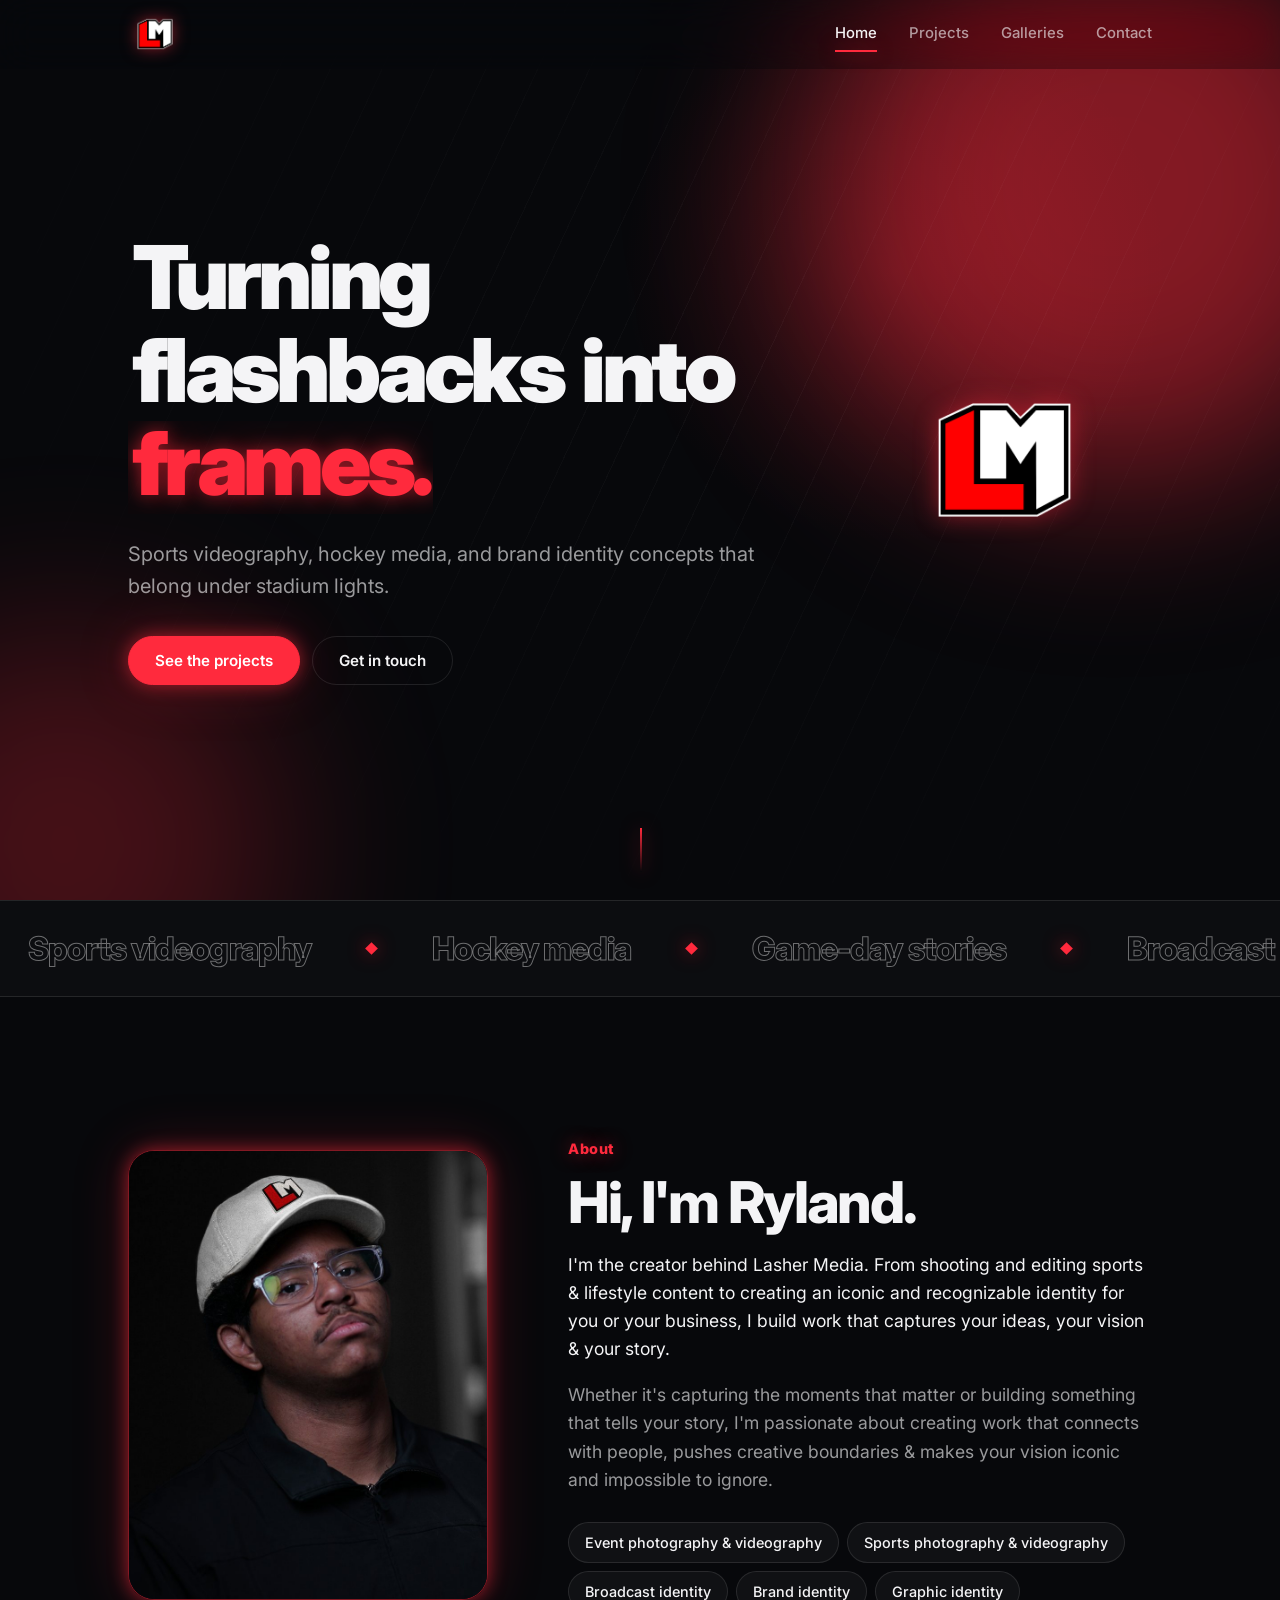
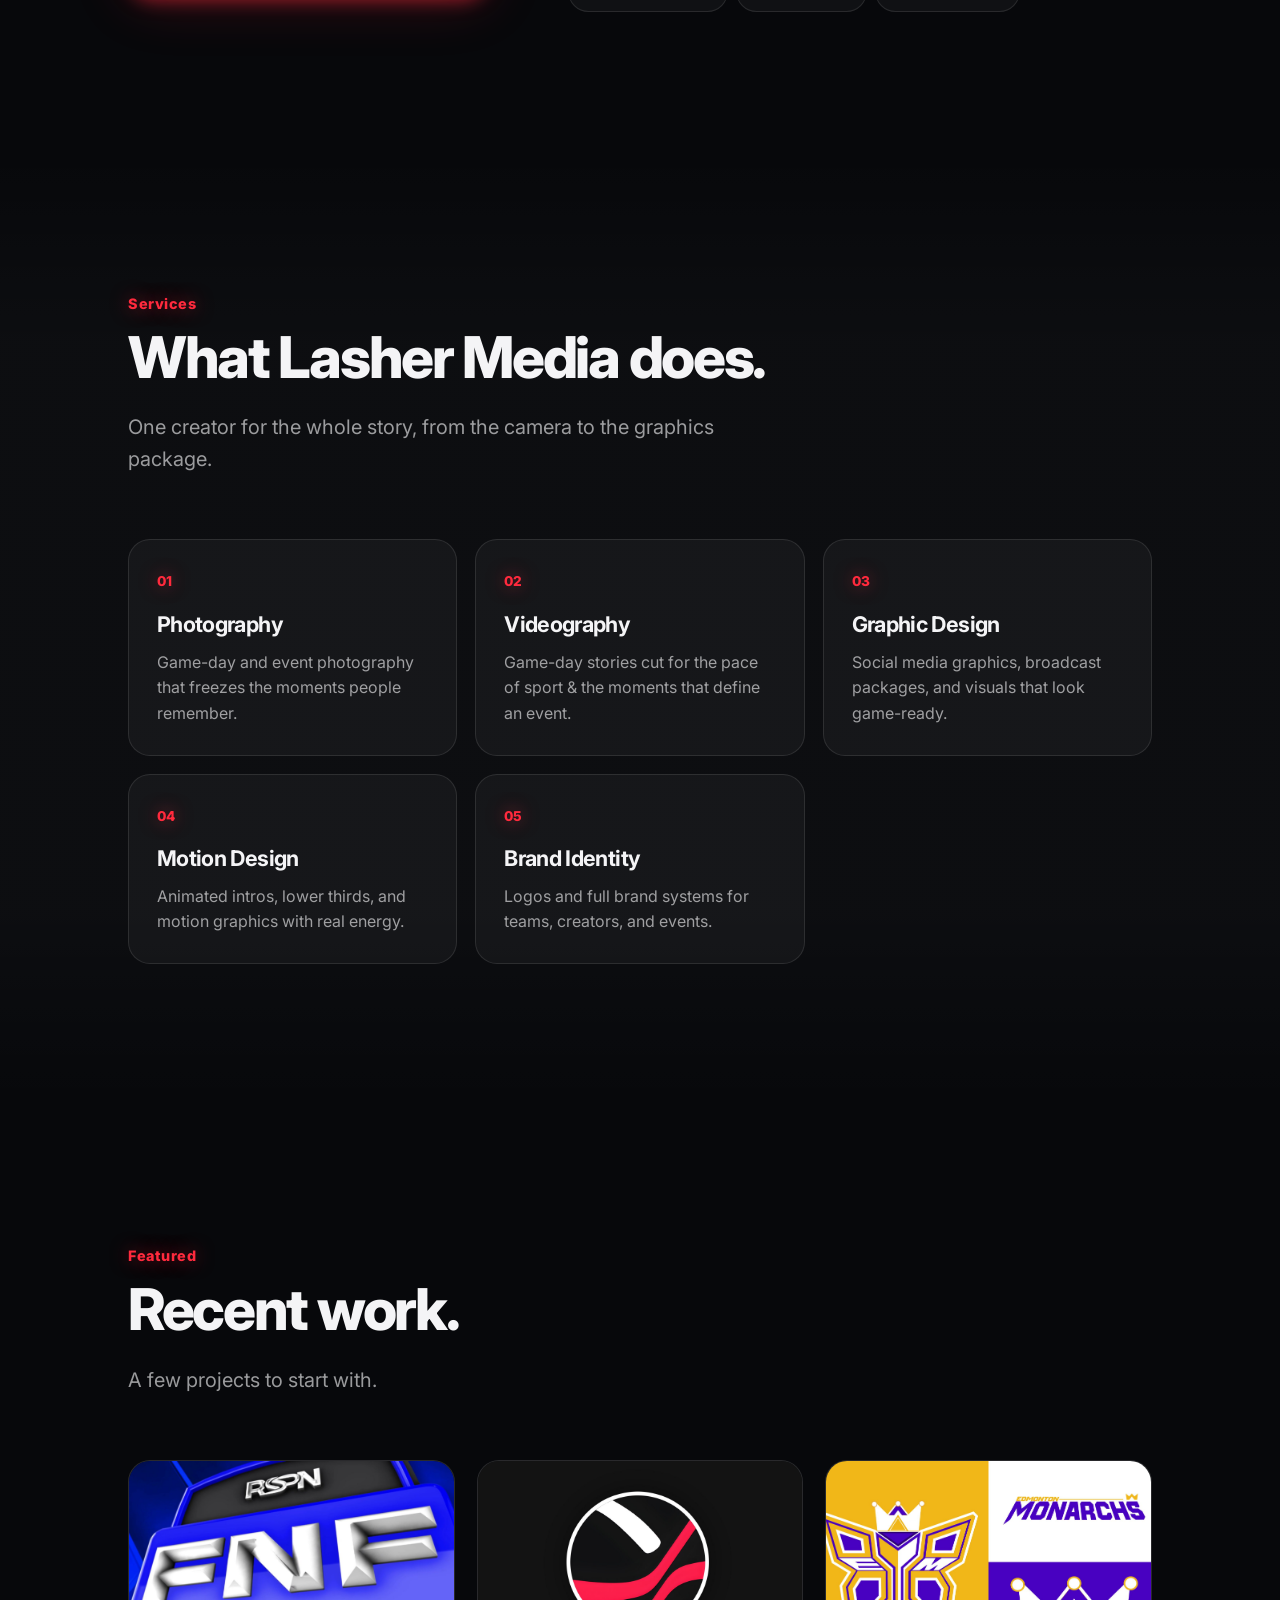
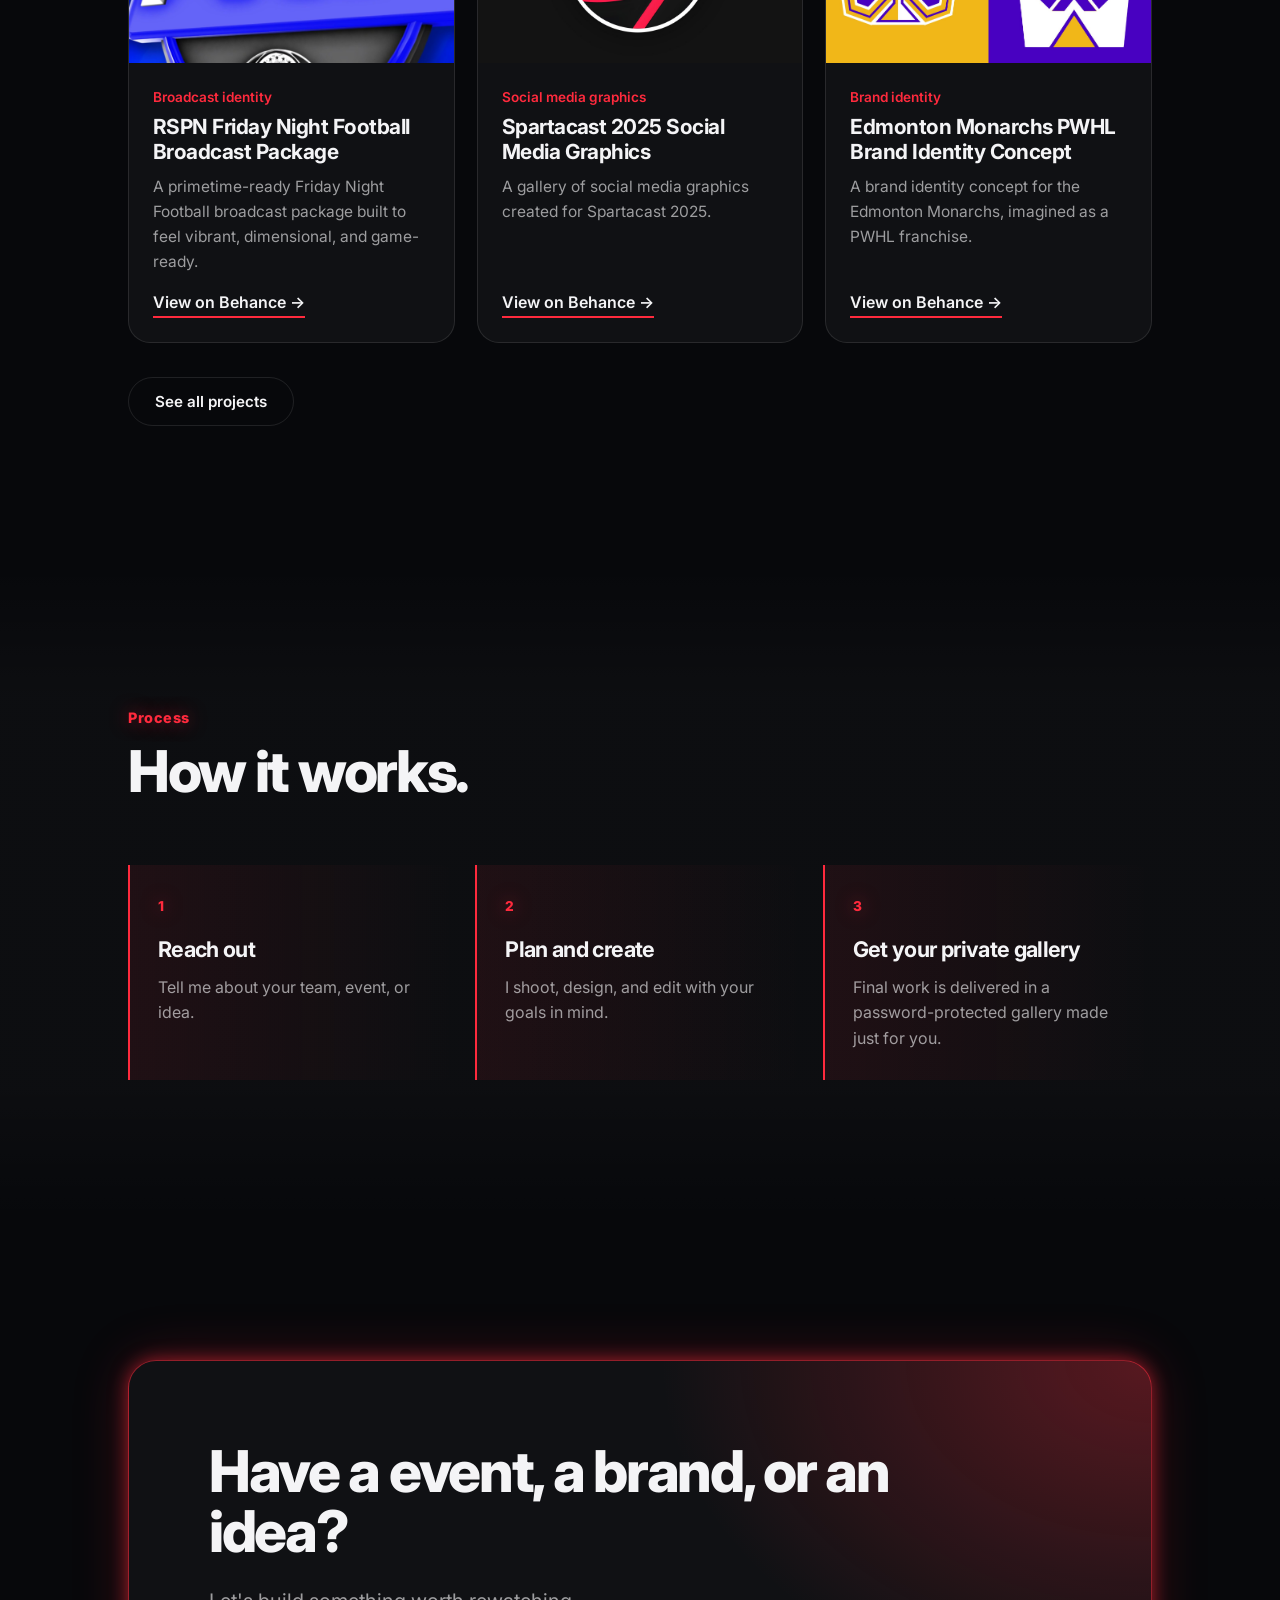
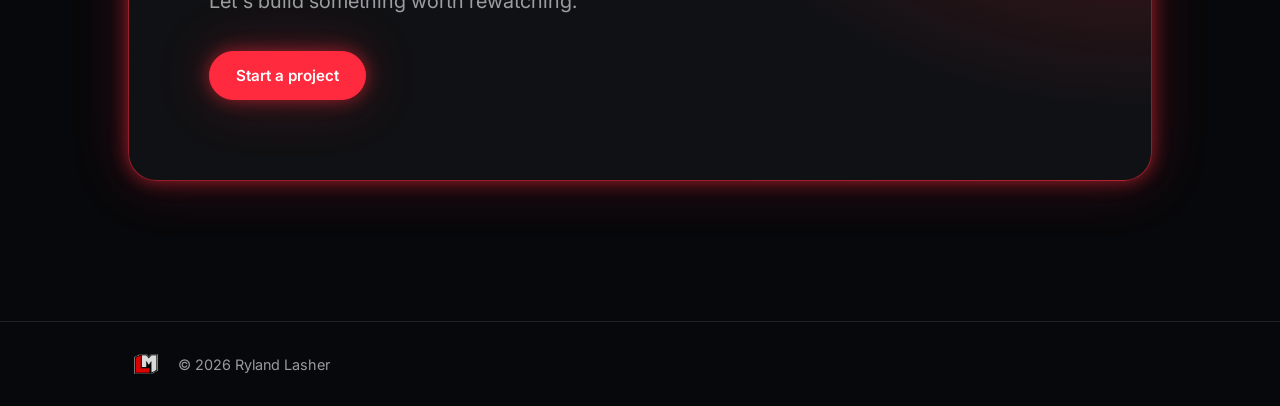
<file: index.html>
<!DOCTYPE html>
<html lang="en">
<head>
<meta charset="utf-8">
<meta name="viewport" content="width=device-width, initial-scale=1">
<title></title>
<meta name="description" content="Sports videography, hockey media, and brand identity concepts.">
<meta name="theme-color" content="#07080B">
<link rel="icon" href="logo.png">
<link rel="preload" as="image" href="logo.png">
<link rel="preconnect" href="https://fonts.googleapis.com">
<link rel="preconnect" href="https://fonts.gstatic.com" crossorigin>
<link href="https://fonts.googleapis.com/css2?family=Inter:wght@400;500;600;800;900&display=swap" rel="stylesheet">
<link rel="stylesheet" href="style.css?v=1030b">
<script src="content.js?v=1030b"></script>
<script>(function(){if(!window.SITE)return;var B=window.SITE.brand,n=(location.pathname.split('/').pop()||'index').replace('.html',''),m={projects:'Projects',galleries:'Galleries',contact:'Contact'};document.title=m[n]?m[n]+' | '+B.name:B.name+(B.title?' | '+B.title:'')})();</script>
</head>
<body data-page="home">
<div id="app"></div>
<noscript><p style="padding:40px;color:#fff">Please turn on JavaScript to view this site.</p></noscript>
<script src="vault.js?v=1030b"></script>
<script src="gsrc.js?v=1030b"></script>
<script src="app.js?v=1030b"></script>
</body>
</html>
</file>
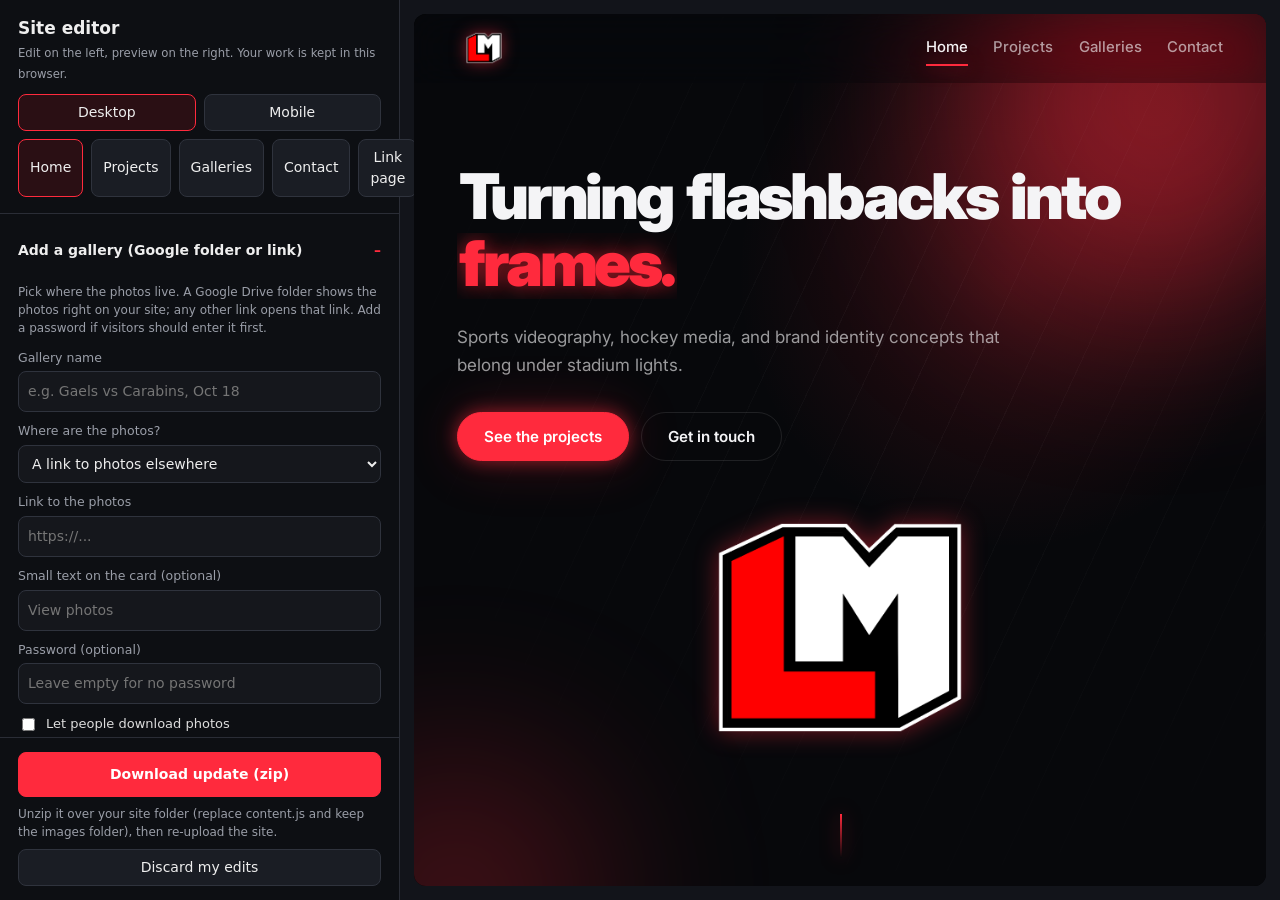
<file: admin.html>
<!DOCTYPE html>
<html lang="en"><head><meta charset="utf-8">
<meta name="viewport" content="width=device-width, initial-scale=1">
<meta name="robots" content="noindex">
<title>Site editor</title>
<style>
*{box-sizing:border-box}body{margin:0;font:14px/1.5 Inter,system-ui,sans-serif;background:#12141a;color:#eee;display:flex;height:100vh}
aside{width:400px;flex:none;background:#0d0f13;border-right:1px solid #2a2d36;display:flex;flex-direction:column}
.top{padding:16px 18px;border-bottom:1px solid #2a2d36}.top h1{font-size:17px;margin:0}.top small{color:#9a9ea8}
.scroll{flex:1;overflow:auto;padding:10px 18px}
details{border-bottom:1px solid #22252d;padding:6px 0}summary{cursor:pointer;font-weight:600;padding:10px 0;list-style:none;display:flex;justify-content:space-between}
summary::after{content:"+";color:#ff2a3d}details[open] summary::after{content:"–"}
label{display:block;margin:10px 0 4px;font-size:12.5px;color:#9a9ea8}
label.chk{display:flex;gap:8px;align-items:center;color:#ddd;font-size:13px}
input[type=text],textarea,select{width:100%;padding:9px;border-radius:8px;border:1px solid #2f333d;background:#15171c;color:#eee;font:inherit}
textarea{min-height:76px;resize:vertical}input[type=color]{width:60px;height:34px;border:0;background:none;padding:0}
button{font:inherit;cursor:pointer;border:1px solid #2f333d;background:#1a1d24;color:#eee;padding:7px 11px;border-radius:8px}
button:hover{border-color:#ff2a3d}button.on{border-color:#ff2a3d;background:#2a0f14}button:disabled{opacity:.5}
.item{border:1px solid #2a2d36;border-radius:10px;padding:2px 12px 12px;margin:10px 0;background:#101218}
.item .bar{display:flex;gap:6px;justify-content:space-between;align-items:center;margin-top:10px}.item b{font-size:12.5px}
.img{display:flex;gap:8px;align-items:center}.img img{width:38px;height:38px;object-fit:contain;background:#000;border-radius:6px}
.foot{padding:14px 18px;border-top:1px solid #2a2d36;display:grid;gap:8px}
.save,.go{background:#ff2a3d;border-color:#ff2a3d;color:#fff;font-weight:600;padding:11px;width:100%}
.hint{color:#9a9ea8;font-size:12px}.row{display:flex;gap:8px}.row button{flex:1}
.step{background:#101218;border:1px solid #2a2d36;border-radius:10px;padding:10px 12px;margin:10px 0}.step h4{margin:0 0 4px;font-size:13px}
.vlist .v{display:flex;justify-content:space-between;gap:8px;align-items:center;padding:8px 0;border-top:1px solid #22252d}
.vlist code{color:#ff8a94;font-size:13px}
main{flex:1;display:flex;justify-content:center;padding:14px;overflow:auto}
iframe{border:0;background:#000;border-radius:12px;width:100%;transition:width .25s}iframe.m{width:390px}
/* cover chooser */
.cp-bg{position:fixed;inset:0;z-index:50;background:rgba(0,0,0,.72);display:grid;place-items:center;padding:14px}
.cp{background:#0d0f13;border:1px solid #2a2d36;border-radius:18px;width:min(940px,100%);max-height:94vh;display:flex;flex-direction:column;overflow:hidden}
.cp-h{display:flex;justify-content:space-between;align-items:center;padding:14px 18px;border-bottom:1px solid #22252d}.cp-h h3{margin:0;font-size:16px}
.cp-b{display:grid;grid-template-columns:1.2fr 1fr;gap:18px;padding:16px 18px;overflow:auto}
@media(max-width:760px){.cp-b{grid-template-columns:1fr}}
.cp-grid{display:grid;grid-template-columns:repeat(auto-fill,minmax(96px,1fr));gap:8px;margin-top:10px;max-height:46vh;overflow:auto}
.cp-grid button{padding:0;border:2px solid transparent;border-radius:10px;overflow:hidden;aspect-ratio:1;background:#15171c}
.cp-grid button.sel{border-color:#ff2a3d}.cp-grid img{width:100%;height:100%;object-fit:cover;display:block}
.cp-pv{position:relative;aspect-ratio:16/10;border-radius:14px;overflow:hidden;background:#15171c;border:1px solid #2f333d;cursor:grab;touch-action:none}
.cp-pv:active{cursor:grabbing}.cp-pv img{width:100%;height:100%;object-fit:cover;display:block;pointer-events:none;user-select:none}
.cp-pv.empty::after{content:"No cover yet";position:absolute;inset:0;display:grid;place-items:center;color:#9a9ea8}
.cp-f{display:flex;gap:8px;justify-content:space-between;padding:12px 18px;border-top:1px solid #22252d}
.cp-f button{white-space:nowrap}
.cp-drop{margin-top:10px;border:1.5px dashed #3a3f4b;border-radius:12px;padding:26px;text-align:center;color:#9a9ea8;cursor:pointer}.cp-drop:hover{border-color:#ff2a3d}
@media(max-width:860px){body{flex-direction:column}aside{width:100%;height:58vh}main{height:42vh}}
</style></head><body>
<aside>
<div class="top"><h1>Site editor</h1><small>Edit on the left, preview on the right. Your work is kept in this browser.</small>
<div class="row" style="margin-top:10px"><button id="dt" class="on">Desktop</button><button id="mb">Mobile</button></div>
<div class="row" style="margin-top:8px" id="pg"></div></div>
<div class="scroll" id="form"></div>
<div class="foot"><button class="save" id="dl">Download update (zip)</button>
<div class="hint">Unzip it over your site folder (replace content.js and keep the images folder), then re-upload the site.</div>
<button id="reset">Discard my edits</button></div>
</aside>
<main><iframe id="f" src="index.html" title="Preview"></iframe></main>
<script src="content.js"></script>
<script src="vault.js"></script>
<script src="gsrc.js"></script>
<script>
const KEY='lm-draft-v3',$=id=>document.getElementById(id),f=$('f');
let S;try{S=JSON.parse(localStorage.getItem(KEY))}catch(e){}
if(!window.SITE){document.body.innerHTML='<p style="padding:30px">content.js was not found. Keep admin.html in the same folder as content.js.</p>';throw new Error('no content.js')}
S=S||JSON.parse(JSON.stringify(window.SITE));
if(!S.links||!(S.links.items||[]).length){S.links={tagline:'Turning Flashbacks into Frames',items:[
 {label:'Email',url:'',icon:'email'},{label:'Website',url:'https://lashermedia.com',icon:'website'},{label:'Behance',url:'https://www.behance.net/lashermedia',icon:'behance'},
 {label:'TikTok',url:'https://www.tiktok.com/@lashermedia_',icon:'tiktok'},{label:'Instagram',url:'https://www.instagram.com/lashermedia',icon:'instagram'},{label:'Facebook',url:'https://www.facebook.com/lashermedia/',icon:'facebook'}]}}
const CAT=(p)=>'select:'+p;
const SCHEMA=[
['Logo & name',[['brand.name','text','Site name (tab title)'],['brand.showName','bool','Show the name next to the logo'],['brand.title','text','Browser tab subtitle'],['brand.logo','image','Logo']]],
['Home: top',[['hero.headline','text','Headline'],['hero.accent','text','Words that glow (from the headline)'],['hero.sub','area','Intro text'],['hero.primary','text','Main button'],['hero.secondary','text','Second button'],['hero.image','image','Background photo (optional)'],['hero.video','text','Background video (optional, e.g. video/hero.mp4)']]],
['Home: scrolling strip',[['marquee','lines','One phrase per line']]],
['Home: about me',[['about.heading','text','Heading'],['about.paragraphs','paras','Text (blank line between paragraphs)'],['about.photo','image','Photo'],['about.skills','csv','Skills (separate with commas)']]],
['Home: what I do',[['home.services.heading','text','Heading'],['home.services.text','area','Intro'],['home.services.items','list','Service',[['title','text','Title'],['text','area','Description']]]]],
['Home: featured work',[['home.featured.heading','text','Heading'],['home.featured.text','area','Intro (shows your first 3 projects)']]],
['Home: how it works',[['home.steps.heading','text','Heading'],['home.steps.items','list','Step',[['title','text','Title'],['text','area','Description']]]]],
['Home: call to action',[['home.cta.heading','text','Heading'],['home.cta.text','area','Text'],['home.cta.button','text','Button']]],
['Projects',[['projects.heading','text','Heading'],['projects.text','area','Intro'],
  ['projects.categories','list','Category',[['name','text','Name'],['text','text','Short line (optional)'],['image','image','Tile image (optional)']]],
  ['projects.items','list','Project',[['category',CAT('projects.categories'),'Category'],['tag','text','Small label'],['title','text','Title'],['text','area','Description'],['image','image','Cover image'],['link','text','Link (optional)'],['linkLabel','text','Link text'],['embed','text','Instagram post link (shows the post right on the site)']]]]],
['Galleries',[['galleries.heading','text','Heading'],['galleries.text','area','Intro'],
  ['galleries.categories','list','Category',[['name','text','Name'],['text','text','Short line (optional)'],['image','image','Tile image (optional)']]],
  ['galleries.items','list','Gallery',[['category',CAT('galleries.categories'),'Category'],['title','text','Title'],['label','text','Small text'],['url','text','Link to the photos (if they live somewhere else)'],['source','sel:none=Not hosted on this site,drive=Google Drive folder,gcs=Google Cloud Storage','Show the photos on this site from'],['folder','text','Folder link (Drive) or bucket/folder (Cloud Storage)'],['allowDownload','bool','Let people download photos'],['password','text','Password (optional). Leave empty for no password'],['image','image','Image (shows on the gallery card)'],['locked','bool','Photo-vault gallery: locked (advanced)'],['vault','text','Photo-vault gallery ID (filled in automatically)']]]]],
['Link page (links.html)',[['links.tagline','text','Tagline'],['links.items','list','Link button',[['label','text','Button text'],['url','text','Link (leave empty on Email to use your contact email)'],['icon','choice:email,website,behance,tiktok,instagram,facebook,link','Icon']]]]],
['Contact & links',[['contact.heading','text','Heading'],['contact.text','area','Intro'],['contact.email','text','Email address'],['contact.types','lines','Project types in the form (one per line)'],['contact.socials','list','Social link',[['label','text','Name'],['url','text','Link']]]]],
['Colors',[['theme.accents.home','color','Home accent'],['theme.accents.projects','color','Projects accent'],['theme.accents.galleries','color','Galleries accent'],['theme.accents.contact','color','Contact accent'],['theme.bg','color','Background'],['theme.ink','color','Text']]],
['Footer',[['footer','text','Footer text']]]];
const walk=(o,p,make)=>{const k=p.split('.'),last=k.pop();for(const x of k){if(o[x]==null||typeof o[x]!=='object')o[x]={};o=o[x]}return[o,last]};
const get=p=>{let o=S;for(const x of p.split('.'))o=o&&o[x];return o};
let t;function push(){clearTimeout(t);t=setTimeout(()=>{localStorage.setItem(KEY,JSON.stringify(S));f.contentWindow&&f.contentWindow.postMessage({type:'site',data:S},'*')},200)}
f.onload=()=>f.contentWindow.postMessage({type:'site',data:S},'*');
const E=(tag,cls,txt)=>{const e=document.createElement(tag);if(cls)e.className=cls;if(txt!=null)e.textContent=txt;return e};
function shrink(file,key,cb){const i=new Image,u=URL.createObjectURL(file);i.onload=()=>{const m=key==='logo'?900:1800,s=Math.min(1,m/Math.max(i.width,i.height)),c=E('canvas');c.width=i.width*s;c.height=i.height*s;c.getContext('2d').drawImage(i,0,0,c.width,c.height);cb(file.type==='image/png'?c.toDataURL('image/png'):c.toDataURL('image/jpeg',.84))};i.src=u}
function field(obj,key,type,label){
 const w=E('div');let v=obj[key];const set=x=>{obj[key]=x;push()};
 if(type==='bool'){const l=E('label','chk'),i=E('input');i.type='checkbox';i.checked=!!v;i.onchange=()=>set(i.checked);l.append(i,document.createTextNode(label));return l}
 w.append(E('label','',label));
 if(type==='text'||type==='color'){const i=E('input');i.type=type;i.value=v||(type==='color'?'#ff2a3d':'');i.oninput=()=>set(i.value);w.append(i)}
 else if(type.startsWith('sel:')){const s=E('select');type.slice(4).split(',').forEach(p=>{const q=p.split('='),o=E('option','',q[1]);o.value=q[0]==='none'?'':q[0];s.append(o)});s.value=v||'';s.onchange=()=>set(s.value);w.append(s)}
 else if(type.startsWith('choice:')){const s=E('select');type.slice(7).split(',').forEach(n=>{const o=E('option','',n);o.value=n;s.append(o)});s.value=v||'link';if(!v)set(s.value);s.onchange=()=>set(s.value);w.append(s)}
 else if(type.startsWith('select:')){const s=E('select'),p=type.slice(7);
  const fill=()=>{s.textContent='';const names=(get(p)||[]).map(c=>c.name);if(obj[key]&&!names.includes(obj[key]))names.push(obj[key]);if(!obj[key]&&names.length)set(names[0]);
   names.forEach(n=>{const o=E('option','',n);o.value=n;s.append(o)});s.value=obj[key]||''};
  fill();s.onfocus=fill;s.onchange=()=>set(s.value);w.append(s)}
 else if(type==='image'){const r=E('div','img'),th=E('img'),i=E('input'),pk=key+'Pos';
  i.type='text';i.value=(v||'').startsWith('data:')?'(uploaded photo)':v||'';i.placeholder='images/photo.jpg, or choose \u2192';
  th.style.objectFit='cover';
  const showTh=()=>{const s=obj[key]||'';if(s){th.src=s;th.style.display='';th.style.objectPosition=obj[pk]||''}else th.style.display='none'};showTh();
  i.oninput=()=>{set(i.value);showTh()};
  const b=E('button','','Choose\u2026');
  b.onclick=()=>coverPicker({src:obj[key]||'',pos:obj[pk]||'50% 50%',source:obj.source,folder:obj.folder,key,
    onApply:(s,p)=>{obj[key]=s;obj[pk]=p;push();i.value=(s||'').startsWith('data:')?'(uploaded photo)':(s||'');showTh()}});
  r.append(th,i,b);w.append(r)}
 else{const a=E('textarea');
  const to={area:x=>x||'',lines:x=>(x||[]).join('\n'),paras:x=>(x||[]).join('\n\n'),csv:x=>(x||[]).join(', ')}[type];
  const from={area:x=>x,lines:x=>x.split('\n').map(s=>s.trim()).filter(Boolean),paras:x=>x.split(/\n\s*\n/).map(s=>s.trim()).filter(Boolean),csv:x=>x.split(',').map(s=>s.trim()).filter(Boolean)}[type];
  a.value=to(v);a.oninput=()=>set(from(a.value));w.append(a)}
 return w}
function build(){
 const root=$('form');root.textContent='';root.append(linkPanel(),googlePanel(),quickPanel(),clientPanel());
 SCHEMA.forEach(([title,fields])=>{
  const d=E('details');d.append(E('summary','',title));
  fields.forEach(([path,type,label,sub])=>{
   const[o,k]=walk(S,path);
   if(type!=='list'){d.append(field(o,k,type,label));return}
   if(!Array.isArray(o[k]))o[k]=[];const arr=o[k],box=E('div');
   const draw=()=>{box.textContent='';arr.forEach((it,i)=>{
     const c=E('div','item');sub.forEach(([sk,st,sl])=>c.append(field(it,sk,st,sl)));
     const bar=E('div','bar');bar.append(E('b','',label+' '+(i+1)));
     const up=E('button','','↑'),dn=E('button','','↓'),del=E('button','','Delete');
     up.onclick=()=>{if(i>0){[arr[i-1],arr[i]]=[arr[i],arr[i-1]];push();draw()}};
     dn.onclick=()=>{if(i<arr.length-1){[arr[i+1],arr[i]]=[arr[i],arr[i+1]];push();draw()}};
     del.onclick=()=>{if(confirm('Delete this item?')){arr.splice(i,1);push();draw()}};
     const g=E('div');g.style.cssText='display:flex;gap:6px';g.append(up,dn,del);bar.append(g);c.append(bar);box.append(c)})};
   draw();d.append(box);
   const add=E('button','','+ Add '+label.toLowerCase());add.style.marginTop='8px';
   add.onclick=()=>{const n={};sub.forEach(([sk])=>n[sk]='');arr.push(n);push();draw()};d.append(add)});
  root.append(d)})}

/* ---------- Save: moves uploaded photos into an images folder so the site stays fast ---------- */
const fnv=s=>{let h=2166136261;for(let i=0;i<s.length;i+=7){h^=s.charCodeAt(i);h=Math.imul(h,16777619)}return (h>>>0).toString(36)+s.length.toString(36)};
async function packSite(){
 const files={},copy=JSON.parse(JSON.stringify(S));
 for(const g of ((copy.galleries&&copy.galleries.items)||[])){
  const pw=(g.password||'').trim();
  const hasSrc=g.source&&g.folder;
  if(pw&&hasSrc){g.protectedUrl=await Vault.lockLink('src:'+g.source+':'+g.folder,pw);g.source='';g.folder=''}
  else if(pw&&g.url){g.protectedUrl=await Vault.lockLink(g.url,pw);g.url=''}
  else if((g.url||hasSrc)&&!pw&&g.protectedUrl){delete g.protectedUrl}
  delete g.password}
 const walkIt=o=>{for(const k in o){const v=o[k];
  if(typeof v==='string'&&v.startsWith('data:image')){const m=/^data:image\/(\w+);base64,(.*)$/.exec(v);if(!m)continue;
   const bin=atob(m[2]),b=new Uint8Array(bin.length);for(let i=0;i<bin.length;i++)b[i]=bin.charCodeAt(i);
   const name='images/'+(k==='logo'?'logo-':'img-')+fnv(m[2])+(m[1]==='png'?'.png':'.jpg');files[name]=b;o[k]=name}
  else if(v&&typeof v==='object')walkIt(v)}};
 walkIt(copy);files['content.js']=new TextEncoder().encode('window.SITE = '+JSON.stringify(copy,null,2)+';\n');return files}
const shrinkP=(file,key)=>new Promise(res=>shrink(file,key||'image',res));
let quickMsg='';
function quickPanel(){
 const d=E('details');d.open=true;d.append(E('summary','','Quick add to Projects'));
 d.append(E('p','hint','Add lots of work at once. Pick a category, then add photos or paste Instagram post links. Each one becomes a card you can edit below under Projects.'));
 const cat=E('select'),fill=()=>{cat.textContent='';((S.projects&&S.projects.categories)||[]).forEach(c=>{const o=E('option','',c.name);o.value=c.name;cat.append(o)})};fill();cat.onfocus=fill;
 const fi=E('input');fi.type='file';fi.accept='image/*';fi.multiple=true;fi.hidden=true;
 const fb=E('button','','Choose photos…'),msg=E('div','hint');msg.style.marginTop='8px';msg.textContent=quickMsg;
 const add=items=>{S.projects=S.projects||{};(S.projects.items=S.projects.items||[]).push(...items);push();quickMsg='Added '+items.length+'. Edit titles and details under Projects below.';build()};
 fb.onclick=()=>fi.click();
 fi.onchange=async()=>{const fs=[...fi.files];if(!fs.length)return;const out=[];
  for(let i=0;i<fs.length;i++){msg.textContent='Adding photo '+(i+1)+' of '+fs.length+'…';
   out.push({category:cat.value,tag:'',title:fs[i].name.replace(/\.[^.]+$/,'').replace(/[-_]+/g,' ').trim(),text:'',image:await shrinkP(fs[i]),link:'',linkLabel:'',embed:''})}
  add(out)};
 const ta=E('textarea');ta.placeholder='https://www.instagram.com/p/...\nhttps://www.instagram.com/reel/...';
 const ab=E('button','','Add Instagram posts');
 ab.onclick=()=>{const L=ta.value.split(/\s+/).filter(x=>/instagram\.com\/(p|reel|tv)\//.test(x));if(!L.length){msg.textContent='Paste at least one Instagram post or reel link.';return}
  add(L.map(u=>({category:cat.value,tag:'',title:'',text:'',image:'',link:'',linkLabel:'',embed:u})))};
 d.append(E('label','','Category'),cat,E('label','','Photos'),fb,fi,E('label','','Instagram post links (one per line)'),ta,ab,msg);return d}

/* ---------- Add a game gallery link (with image) ---------- */
const slugA=s=>(s||'').toLowerCase().replace(/[^a-z0-9]+/g,'-').replace(/^-|-$/g,'');
let linkMsg='';
/* ---------- Cover chooser: pick from the gallery's own photos or upload, then drag to set what stays in view ---------- */
const bakeImg=url=>new Promise((res,rej)=>{const im=new Image();im.crossOrigin='anonymous';im.onload=()=>{try{const sc=Math.min(1,1800/Math.max(im.naturalWidth,im.naturalHeight)),c=E('canvas');c.width=Math.round(im.naturalWidth*sc);c.height=Math.round(im.naturalHeight*sc);c.getContext('2d').drawImage(im,0,0,c.width,c.height);res(c.toDataURL('image/jpeg',.85))}catch(e){rej(e)}};im.onerror=rej;im.src=url});
function coverPicker(o){
 const cur={src:o.src||'',pos:o.pos||'50% 50%',remote:false};
 const bg=E('div','cp-bg'),box=E('div','cp');
 const close=()=>bg.remove();
 const hd=E('div','cp-h'),x=E('button','','\u2715');x.onclick=close;hd.append(E('h3','','Choose a cover'),x);
 const left=E('div'),right=E('div');
 const tabs=E('div','row'),tg=E('button','on','From this gallery'),tu=E('button','','Upload a photo');tabs.append(tg,tu);
 const pane=E('div');left.append(tabs,pane);
 const pv=E('div','cp-pv'),pimg=E('img');pv.append(pimg);
 right.append(E('label','','How it will look on the site'),pv,E('div','hint','Drag the picture to choose what stays in view.'));
 const draw=()=>{if(cur.src){pimg.src=cur.src;pimg.style.display='';pv.classList.remove('empty')}else{pimg.style.display='none';pv.classList.add('empty')}pimg.style.objectPosition=cur.pos};
 let drag=null;
 pv.onpointerdown=e=>{if(!cur.src)return;pv.setPointerCapture(e.pointerId);const q=cur.pos.split(' ').map(parseFloat);drag={x:e.clientX,y:e.clientY,px:isNaN(q[0])?50:q[0],py:isNaN(q[1])?50:q[1]}};
 pv.onpointermove=e=>{if(!drag)return;const b=pv.getBoundingClientRect(),nw=pimg.naturalWidth||1,nh=pimg.naturalHeight||1,sc=Math.max(b.width/nw,b.height/nh),ox=nw*sc-b.width,oy=nh*sc-b.height;
  const nx=ox>1?Math.max(0,Math.min(100,drag.px-(e.clientX-drag.x)/ox*100)):drag.px,ny=oy>1?Math.max(0,Math.min(100,drag.py-(e.clientY-drag.y)/oy*100)):drag.py;
  cur.pos=Math.round(nx)+'% '+Math.round(ny)+'%';pimg.style.objectPosition=cur.pos};
 pv.onpointerup=pv.onpointercancel=()=>{drag=null};
 const showGallery=async()=>{
  tg.classList.add('on');tu.classList.remove('on');pane.textContent='';
  if(!(o.source&&o.folder)){pane.append(E('p','hint','To pick from a gallery\u2019s own photos, set \u201CShow the photos on this site from\u201D and paste the folder link on this gallery first. You can still upload a photo.'));return}
  const msg=E('p','hint','Loading photos\u2026');pane.append(msg);
  try{
   const L=await GSrc.list(o.source,o.folder,(S.google||{}).apiKey||'');
   if(!L.length){msg.textContent='No photos found in that folder yet.';return}
   msg.textContent=L.length+' photos. Click one to use it as the cover.';
   const grid=E('div','cp-grid');
   L.forEach(f=>{const b=E('button'),im=E('img');im.loading='lazy';im.src=f.thumb;if(f.thumbAlt)im.onerror=()=>{im.onerror=null;im.src=f.thumbAlt};b.append(im);
    b.onclick=()=>{[...grid.children].forEach(c=>c.classList.remove('sel'));b.classList.add('sel');cur.src=f.thumb.replace('=w720','=w1400');cur.remote=true;cur.pos='50% 50%';draw()};grid.append(b)});
   pane.append(grid);
  }catch(e){msg.textContent=GSrc.message(e)+(e.detail?' ('+e.detail+')':'')}
 };
 const showUpload=()=>{
  tu.classList.add('on');tg.classList.remove('on');pane.textContent='';
  const fi=E('input');fi.type='file';fi.accept='image/*';fi.hidden=true;
  const dz=E('div','cp-drop','Click to choose a photo, or drop one here');
  const take=file=>file&&shrink(file,o.key||'image',d=>{cur.src=d;cur.remote=false;cur.pos='50% 50%';draw()});
  dz.onclick=()=>fi.click();fi.onchange=()=>take(fi.files[0]);
  dz.ondragover=e=>{e.preventDefault()};dz.ondrop=e=>{e.preventDefault();take(e.dataTransfer.files[0])};
  pane.append(dz,fi);
 };
 tg.onclick=showGallery;tu.onclick=showUpload;
 const ft=E('div','cp-f'),rm=E('button','','Remove cover'),cancel=E('button','','Cancel'),use=E('button','go','Use this cover');use.style.width='auto';use.style.padding='9px 18px';
 rm.onclick=()=>{o.onApply('','');close()};cancel.onclick=close;
 use.onclick=async()=>{use.disabled=true;use.textContent='Saving\u2026';let s=cur.src;
  if(cur.remote&&/^https?:/.test(s)){try{s=await bakeImg(s)}catch(e){}}
  o.onApply(s,cur.pos);close()};
 const fr=E('div','row');fr.append(cancel,use);ft.append(rm,fr);
 const bd=E('div','cp-b');bd.append(left,right);box.append(hd,bd,ft);bg.append(box);bg.onclick=e=>{if(e.target===bg)close()};document.body.append(bg);
 draw();(o.source&&o.folder)?showGallery():showUpload();
}

/* ---------- Google connection ---------- */
function googlePanel(){
 const d=E('details');d.append(E('summary','','Google connection (for Drive photos)'));
 const ol=E('ol');ol.style.cssText='margin:6px 0 10px 18px;padding:0;color:#b9bdc7;font-size:12.5px';
 ['Go to console.cloud.google.com, make a project, and turn on the \u201CGoogle Drive API\u201D.','Credentials \u2192 Create credentials \u2192 API key. Under restrictions, allow only your website addresses (for example lashermedia.com/*) and only the Drive API.','Paste the key below.','In Google Drive, make a folder per shoot, set it to \u201CAnyone with the link\u201D (viewer), and paste its link on the gallery card.'].forEach(t=>ol.append(E('li','',t)));
 d.append(ol);
 const key=E('input');key.type='text';key.placeholder='Paste your Google API key';key.value=(S.google&&S.google.apiKey)||'';
 key.oninput=()=>{(S.google=S.google||{}).apiKey=key.value.trim();push()};
 const test=E('input');test.type='text';test.placeholder='Paste a Drive folder link to test';
 const go=E('button','','Test'),out=E('div','hint');out.style.marginTop='6px';
 go.onclick=async()=>{out.textContent='Checking\u2026';try{const L=await GSrc.list('drive',test.value,key.value.trim());out.textContent='Connected. Found '+L.length+' photos in that folder.'}catch(e){out.textContent=GSrc.message(e)+(e.detail?' ('+e.detail+')':'')}};
 const row=E('div','row');row.append(test,go);test.style.flex='3';
 d.append(E('label','','Google API key'),key,E('label','','Test a folder'),row,out);return d}

/* ---------- Add a gallery (photos on this site from Google, or a link) ---------- */
function linkPanel(){
 const d=E('details');d.open=true;d.append(E('summary','','Add a gallery (Google folder or link)'));
 d.append(E('p','hint','Pick where the photos live. A Google Drive folder shows the photos right on your site; any other link opens that link. Add a password if visitors should enter it first.'));
 const name=E('input');name.type='text';name.placeholder='e.g. Gaels vs Carabins, Oct 18';
 const mode=E('select');[['link','A link to photos elsewhere'],['drive','Google Drive folder (shown on this site)'],['gcs','Google Cloud Storage folder (shown on this site)']].forEach(([v,l])=>{const o=E('option','',l);o.value=v;mode.append(o)});
 const url=E('input');url.type='text';const ulab=E('label','','Link to the photos');
 const setLab=()=>{ulab.textContent=mode.value==='link'?'Link to the photos':mode.value==='drive'?'Drive folder link':'Bucket/folder, e.g. my-bucket/oct-18';url.placeholder=mode.value==='link'?'https://...':mode.value==='drive'?'https://drive.google.com/drive/folders/...':'my-bucket/folder'};setLab();mode.onchange=setLab;
 const small=E('input');small.type='text';small.placeholder='View photos';
 const gpw=E('input');gpw.type='text';gpw.placeholder='Leave empty for no password';
 const dc=E('input');dc.type='checkbox';const dl=E('label','chk');dl.append(dc,document.createTextNode('Let people download photos'));
 const cat=E('select'),fill=()=>{cat.textContent='';((S.galleries&&S.galleries.categories)||[]).forEach(c=>{const o=E('option','',c.name);o.value=c.name;cat.append(o)})};fill();cat.onfocus=fill;
 const chosen={src:'',pos:'50% 50%'};const cb=E('button','','Choose cover\u2026'),cs=E('span','hint',' none yet');
 cb.onclick=()=>coverPicker({src:chosen.src,pos:chosen.pos,source:mode.value==='link'?'':mode.value,folder:mode.value==='link'?'':url.value,key:'image',onApply:(s,p)=>{chosen.src=s;chosen.pos=p;cs.textContent=s?' chosen':' none yet'}});
 const go=E('button','go','Add gallery'),st=E('div','hint');st.style.marginTop='8px';st.textContent=linkMsg;
 go.onclick=()=>{
  const v=url.value.trim();
  if(!name.value.trim()||!v){st.textContent='Add a name and the link or folder.';return}
  if(mode.value==='link'&&!/^https?:\/\//.test(v)){st.textContent='The link should start with https://';return}
  if(mode.value==='drive'&&!GSrc.driveId(v)){st.textContent='That doesn\u2019t look like a Google Drive folder link.';return}
  (S.galleries=S.galleries||{}).items=S.galleries.items||[];
  S.galleries.items.unshift({category:cat.value||'',title:name.value.trim(),label:small.value.trim(),
   url:mode.value==='link'?v:'',source:mode.value==='link'?'':mode.value,folder:mode.value==='link'?'':v,allowDownload:dc.checked,
   password:gpw.value.trim(),image:chosen.src,imagePos:chosen.pos,vault:'',locked:false});
  push();linkMsg='Added to '+(cat.value||'Galleries')+'. Direct link to it: yourwebsite/galleries#'+slugA(name.value)+'  Now click "Download update (zip)" and upload it.';build()};
 d.append(E('label','','Gallery name'),name,E('label','','Where are the photos?'),mode,ulab,url,E('label','','Small text on the card (optional)'),small,E('label','','Password (optional)'),gpw,dl,E('label','','Category'),cat,E('label','','Cover image'),cb,cs,E('div','',''),go,st);
 return d}

/* ---------- Add a gallery (locked or unlocked) ---------- */
const LS='lm-client-galleries';let lastMsg='';
const vlist=()=>{try{return JSON.parse(localStorage.getItem(LS)||'[]')}catch(e){return[]}};
function genPw(){const a='ABCDEFGHJKMNPQRSTUVWXYZ23456789',r=crypto.getRandomValues(new Uint8Array(12));let s='';r.forEach((x,i)=>{s+=a[x%a.length];if(i%4===3&&i<11)s+='-'});return s}
async function prep(file,wm,text){
 const bm=await createImageBitmap(file),s=Math.min(1,2000/Math.max(bm.width,bm.height)),c=E('canvas');
 c.width=Math.round(bm.width*s);c.height=Math.round(bm.height*s);const x=c.getContext('2d');x.drawImage(bm,0,0,c.width,c.height);
 if(wm){x.save();x.globalAlpha=.24;x.fillStyle='#fff';x.shadowColor='rgba(0,0,0,.6)';x.shadowBlur=4;const fs=Math.max(18,c.width/22);x.font='700 '+fs+'px Inter,sans-serif';x.rotate(-Math.PI/7);
  const step=fs*7;let row=0;for(let y=-c.width;y<c.height+c.width;y+=fs*4,row++)for(let xx=-c.width;xx<c.width*2;xx+=step)x.fillText(text,xx+(row%2)*step/2,y);x.restore()}
 const blob=await new Promise(r=>c.toBlob(r,'image/jpeg',.86));
 return{name:file.name.replace(/\.[^.]+$/,'')+'.jpg',type:'image/jpeg',bytes:new Uint8Array(await blob.arrayBuffer())}}
function clientPanel(){
 const d=E('details');d.open=true;d.append(E('summary','','Add a gallery (locked or unlocked)'));
 d.append(E('p','hint','Upload photos to make a gallery on your site. A locked gallery asks for its own password when someone clicks it, and its photos are encrypted on your computer before you upload them.'));
 const s1=E('div','step');s1.append(E('h4','','Step 1: Make it'));
 const name=E('input');name.type='text';name.placeholder='e.g. Gaels vs Carabins';
 const cat=E('select'),fillCat=()=>{cat.textContent='';((S.galleries&&S.galleries.categories)||[]).forEach(c=>{const o=E('option','',c.name);o.value=c.name;cat.append(o)})};fillCat();cat.onfocus=fillCat;
 const lk=E('input');lk.type='checkbox';lk.checked=true;const ll=E('label','chk');ll.append(lk,document.createTextNode('Lock this gallery with a password'));
 const pw=E('input');pw.type='text';pw.value=genPw();
 const nb=E('button','','New'),cb=E('button','','Copy');nb.onclick=()=>pw.value=genPw();cb.onclick=()=>{navigator.clipboard&&navigator.clipboard.writeText(pw.value);cb.textContent='Copied';setTimeout(()=>cb.textContent='Copy',1200)};
 const pr=E('div','row');pr.append(pw,nb,cb);pw.style.flex='3';
 const pbox=E('div');pbox.append(E('label','','Password to give your client'),pr);lk.onchange=()=>pbox.hidden=!lk.checked;
 const wm=E('input');wm.type='checkbox';wm.checked=true;const wl=E('label','chk');wl.append(wm,document.createTextNode('Put a faint "'+(S.brand.name||'Lasher Media')+'" watermark on the photos'));
 const dc=E('input');dc.type='checkbox';const dl=E('label','chk');dl.append(dc,document.createTextNode('Let people download photos'));
 const fi=E('input');fi.type='file';fi.accept='image/*';fi.multiple=true;fi.hidden=true;const fb=E('button','','Choose photos');const fc=E('span','hint',' none chosen');
 fb.onclick=()=>fi.click();fi.onchange=()=>fc.textContent=' '+fi.files.length+' chosen';
 s1.append(E('label','','Gallery name (shown on the site)'),name,E('label','','Category'),cat,ll,pbox,wl,dl,E('label','','Photos'),fb,fc,fi);
 const s2=E('div','step');s2.append(E('h4','','Step 2: Download and upload'));
 const go=E('button','go','Create gallery'),st=E('div','hint');st.style.marginTop='8px';st.textContent=lastMsg;
 s2.append(go,st);d.append(s1,s2);
 const list=E('div','vlist');d.append(E('label','','Galleries you made here'),list);
 const draw=()=>{list.textContent='';const L=vlist();if(!L.length){list.append(E('div','hint','None yet.'));return}
  L.forEach((g,i)=>{const row=E('div','v'),info=E('div');info.append(E('div','',g.name+' ('+g.count+' photos, '+(g.locked?'locked':'unlocked')+')'));if(g.locked)info.append(E('code','',g.pw));
   const b=E('div','row');b.style.flex='none';
   if(g.locked){const msg=E('button','','Copy message');msg.onclick=()=>{navigator.clipboard&&navigator.clipboard.writeText('Hi! Your gallery is ready. Go to the Galleries page on my website, click "'+g.name+'", and enter this password: '+g.pw);msg.textContent='Copied';setTimeout(()=>msg.textContent='Copy message',1200)};b.append(msg)}
   const rm=E('button','','Remove');rm.onclick=()=>{if(confirm('Remove from this list? To take the gallery offline, also delete the folder '+(g.locked?'vault/':'gallery/')+g.id+' from your site and delete its card in the Galleries section.')){const n=vlist();n.splice(i,1);localStorage.setItem(LS,JSON.stringify(n));draw()}};
   b.append(rm);row.append(info,b);list.append(row)})};
 draw();
 go.onclick=async()=>{
  const files=[...fi.files],locked=lk.checked;
  if(!name.value.trim()||!files.length||!cat.value||(locked&&norm(pw.value).length<8)){st.textContent='Add a name, a category, at least one photo'+(locked?', and a password with 8+ characters':'')+'.';return}
  go.disabled=true;try{
   const out=[];for(let i=0;i<files.length;i++){st.textContent='Preparing photo '+(i+1)+' of '+files.length+'…';out.push(await prep(files[i],wm.checked,S.brand.name||'Lasher Media'))}
   st.textContent=locked?'Encrypting…':'Packaging…';
   const meta={title:name.value.trim(),allowDownload:dc.checked};
   const r=locked?await Vault.build(pw.value,meta,out):await Vault.buildOpen(meta,out);
   if(!S.galleries)S.galleries={};(S.galleries.items=S.galleries.items||[]).unshift({category:cat.value,title:meta.title,label:'',url:'',image:'',vault:r.id,locked});push();
   Object.assign(r.files,await packSite());
   const a=E('a');a.href=URL.createObjectURL(Vault.zip(r.files));a.download='gallery-'+r.id.slice(0,6)+'.zip';a.click();
   const L=vlist();L.push({name:meta.title,pw:locked?pw.value:'',id:r.id,count:out.length,locked});localStorage.setItem(LS,JSON.stringify(L));
   lastMsg='Done! Unzip the download over your site folder (say yes to replacing content.js), then upload everything. '+(locked?'Give your client the password shown below.':'');
   build();
  }catch(e){st.textContent='Something went wrong: '+e.message;go.disabled=false}};
 return d}
const norm=p=>Vault.norm(p);
build();
[['index.html','Home'],['projects.html','Projects'],['galleries.html','Galleries'],['contact.html','Contact'],['links.html','Link page']].forEach(([u,n],i)=>{const b=E('button',i?'':'on',n);b.onclick=()=>{f.src=u;[...$('pg').children].forEach(x=>x.classList.remove('on'));b.classList.add('on')};$('pg').append(b)});
$('dt').onclick=()=>{f.classList.remove('m');$('dt').classList.add('on');$('mb').classList.remove('on')};
$('mb').onclick=()=>{f.classList.add('m');$('mb').classList.add('on');$('dt').classList.remove('on')};
$('dl').onclick=async()=>{const l=E('a');l.href=URL.createObjectURL(Vault.zip(await packSite()));l.download='site-update.zip';l.click()};
$('reset').onclick=()=>{if(confirm('Discard all your unsaved edits and go back to the published version?')){localStorage.removeItem(KEY);location.reload()}};
</script></body></html>
</file>
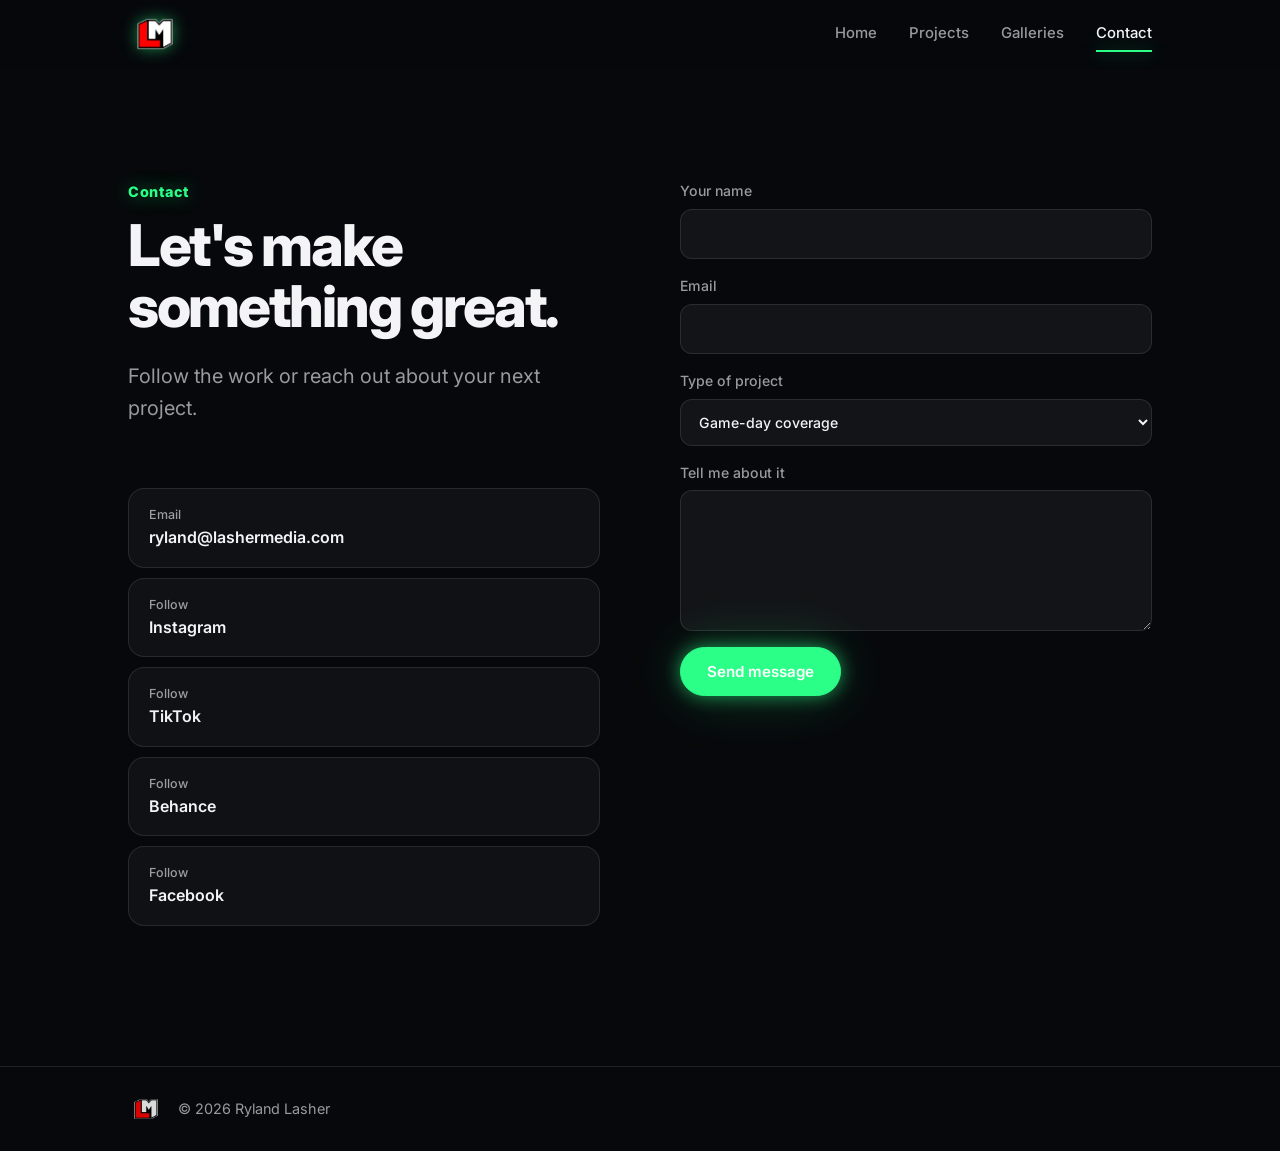
<file: contact.html>
<!DOCTYPE html>
<html lang="en">
<head>
<meta charset="utf-8">
<meta name="viewport" content="width=device-width, initial-scale=1">
<title></title>
<meta name="description" content="Sports videography, hockey media, and brand identity concepts.">
<meta name="theme-color" content="#07080B">
<link rel="icon" href="logo.png">
<link rel="preload" as="image" href="logo.png">
<link rel="preconnect" href="https://fonts.googleapis.com">
<link rel="preconnect" href="https://fonts.gstatic.com" crossorigin>
<link href="https://fonts.googleapis.com/css2?family=Inter:wght@400;500;600;800;900&display=swap" rel="stylesheet">
<link rel="stylesheet" href="style.css?v=1030b">
<script src="content.js?v=1030b"></script>
<script>(function(){if(!window.SITE)return;var B=window.SITE.brand,n=(location.pathname.split('/').pop()||'index').replace('.html',''),m={projects:'Projects',galleries:'Galleries',contact:'Contact'};document.title=m[n]?m[n]+' | '+B.name:B.name+(B.title?' | '+B.title:'')})();</script>
</head>
<body data-page="contact">
<div id="app"></div>
<noscript><p style="padding:40px;color:#fff">Please turn on JavaScript to view this site.</p></noscript>
<script src="vault.js?v=1030b"></script>
<script src="gsrc.js?v=1030b"></script>
<script src="app.js?v=1030b"></script>
</body>
</html>
</file>
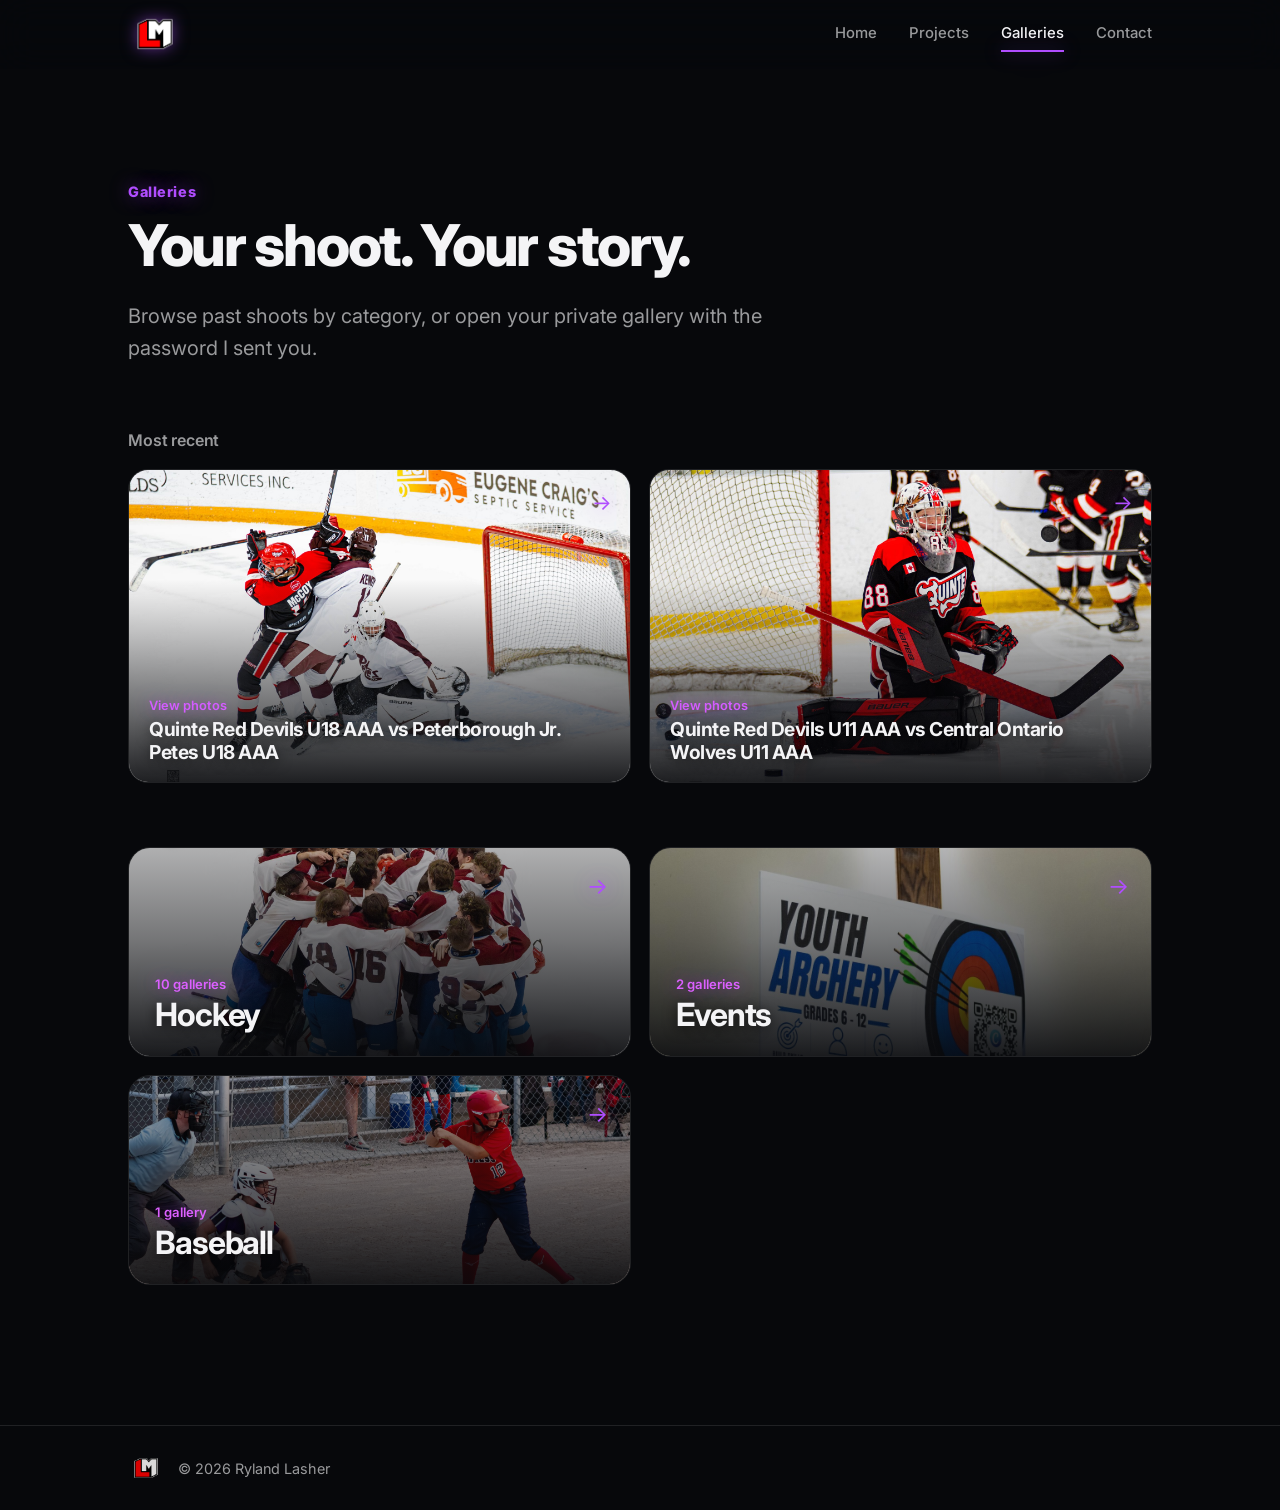
<file: galleries.html>
<!DOCTYPE html>
<html lang="en">
<head>
<meta charset="utf-8">
<meta name="viewport" content="width=device-width, initial-scale=1">
<title></title>
<meta name="description" content="Sports videography, hockey media, and brand identity concepts.">
<meta name="theme-color" content="#07080B">
<link rel="icon" href="logo.png">
<link rel="preload" as="image" href="logo.png">
<link rel="preconnect" href="https://fonts.googleapis.com">
<link rel="preconnect" href="https://fonts.gstatic.com" crossorigin>
<link href="https://fonts.googleapis.com/css2?family=Inter:wght@400;500;600;800;900&display=swap" rel="stylesheet">
<link rel="stylesheet" href="style.css?v=1030b">
<script src="content.js?v=1030b"></script>
<script>(function(){if(!window.SITE)return;var B=window.SITE.brand,n=(location.pathname.split('/').pop()||'index').replace('.html',''),m={projects:'Projects',galleries:'Galleries',contact:'Contact'};document.title=m[n]?m[n]+' | '+B.name:B.name+(B.title?' | '+B.title:'')})();</script>
</head>
<body data-page="galleries">
<div id="app"></div>
<noscript><p style="padding:40px;color:#fff">Please turn on JavaScript to view this site.</p></noscript>
<script src="vault.js?v=1030b"></script>
<script src="gsrc.js?v=1030b"></script>
<script src="app.js?v=1030b"></script>
</body>
</html>
</file>
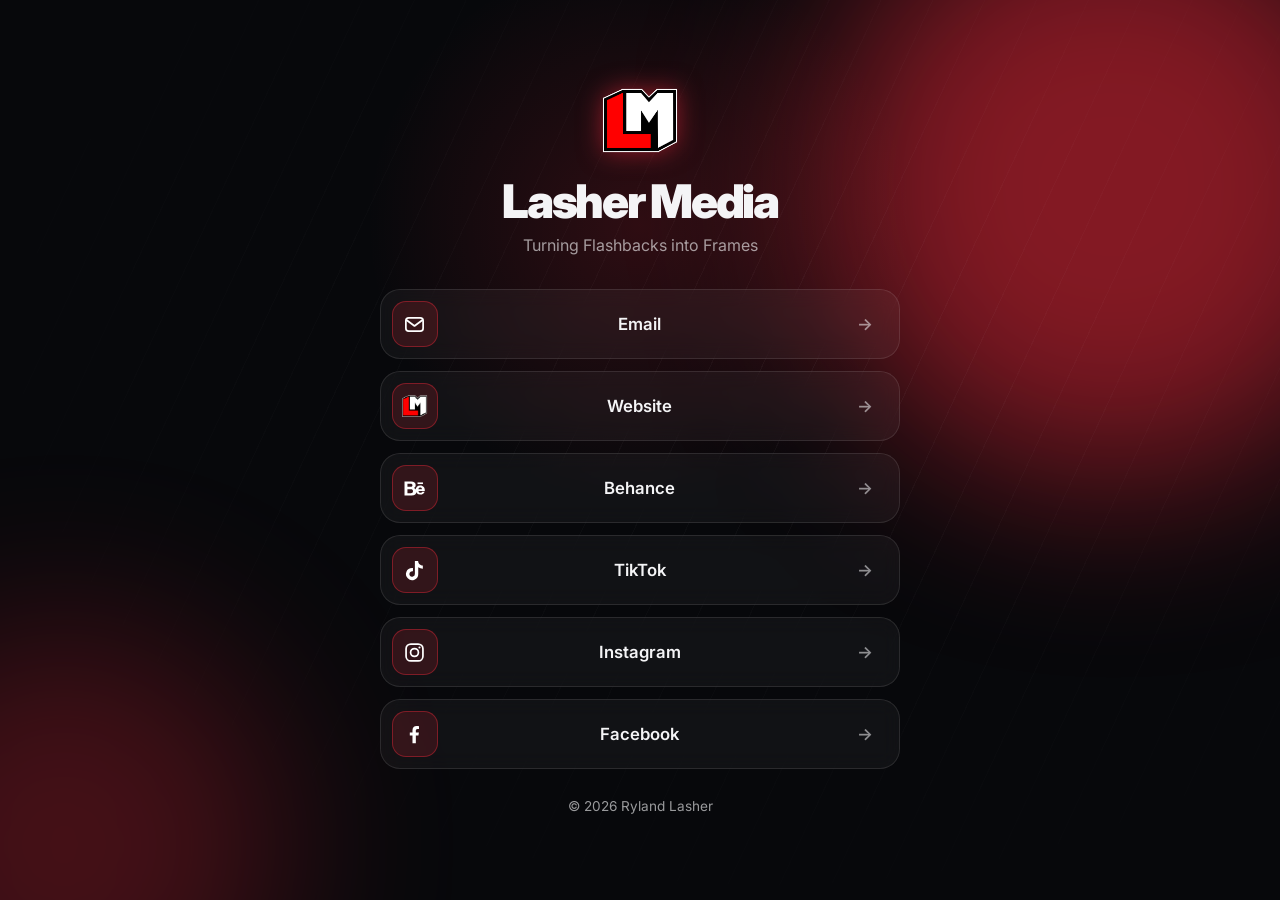
<file: links.html>
<!DOCTYPE html>
<html lang="en">
<head>
<meta charset="utf-8">
<meta name="viewport" content="width=device-width, initial-scale=1, viewport-fit=cover">
<title></title>
<meta name="description" content="Sports videography, hockey media, and brand identity concepts.">
<meta name="theme-color" content="#07080B">
<link rel="icon" href="logo.png">
<link rel="preload" as="image" href="logo.png">
<link rel="preconnect" href="https://fonts.googleapis.com">
<link rel="preconnect" href="https://fonts.gstatic.com" crossorigin>
<link href="https://fonts.googleapis.com/css2?family=Inter:wght@400;500;600;800;900&display=swap" rel="stylesheet">
<link rel="stylesheet" href="style.css?v=1030b">
<script src="content.js?v=1030b"></script>
<script>(function(){if(!window.SITE)return;var B=window.SITE.brand,n=(location.pathname.split('/').pop()||'index').replace('.html',''),m={projects:'Projects',galleries:'Galleries',contact:'Contact',links:'Links'};document.title=m[n]?m[n]+' | '+B.name:B.name+(B.title?' | '+B.title:'')})();</script>
</head>
<body data-page="links">
<div id="app"></div>
<noscript><p style="padding:40px;color:#fff">Please turn on JavaScript to view this site.</p></noscript>
<script src="vault.js?v=1030b"></script>
<script src="gsrc.js?v=1030b"></script>
<script src="app.js?v=1030b"></script>
</body>
</html>
</file>
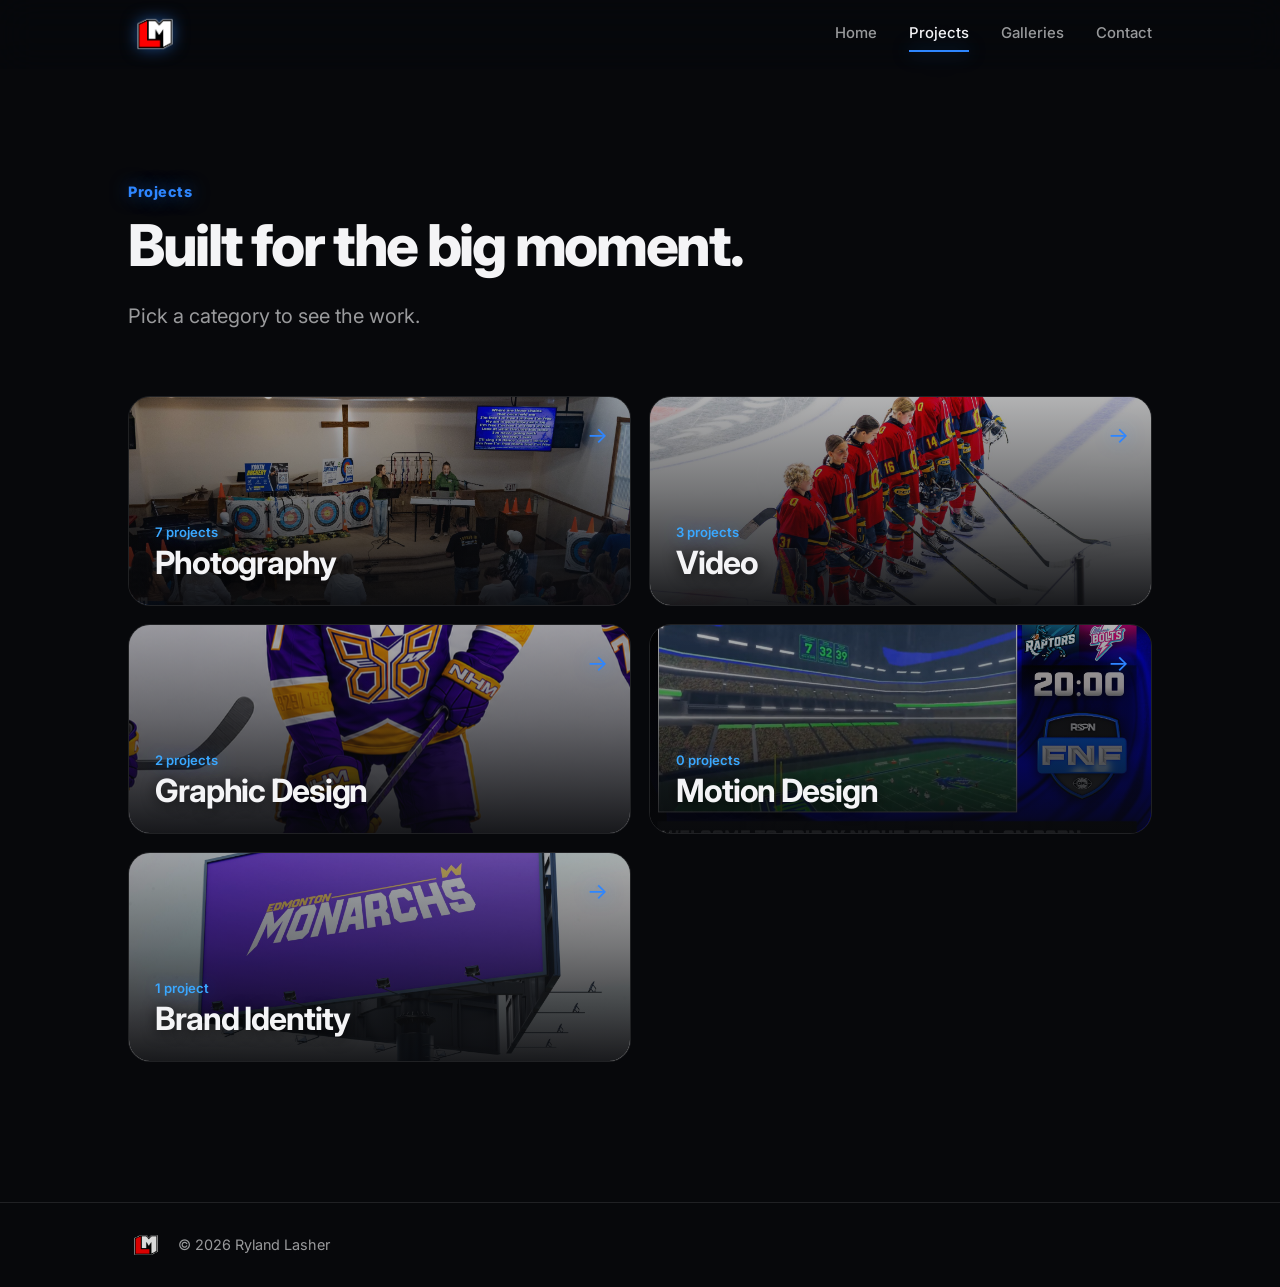
<file: projects.html>
<!DOCTYPE html>
<html lang="en">
<head>
<meta charset="utf-8">
<meta name="viewport" content="width=device-width, initial-scale=1">
<title></title>
<meta name="description" content="Sports videography, hockey media, and brand identity concepts.">
<meta name="theme-color" content="#07080B">
<link rel="icon" href="logo.png">
<link rel="preload" as="image" href="logo.png">
<link rel="preconnect" href="https://fonts.googleapis.com">
<link rel="preconnect" href="https://fonts.gstatic.com" crossorigin>
<link href="https://fonts.googleapis.com/css2?family=Inter:wght@400;500;600;800;900&display=swap" rel="stylesheet">
<link rel="stylesheet" href="style.css?v=1030b">
<script src="content.js?v=1030b"></script>
<script>(function(){if(!window.SITE)return;var B=window.SITE.brand,n=(location.pathname.split('/').pop()||'index').replace('.html',''),m={projects:'Projects',galleries:'Galleries',contact:'Contact'};document.title=m[n]?m[n]+' | '+B.name:B.name+(B.title?' | '+B.title:'')})();</script>
</head>
<body data-page="projects">
<div id="app"></div>
<noscript><p style="padding:40px;color:#fff">Please turn on JavaScript to view this site.</p></noscript>
<script src="vault.js?v=1030b"></script>
<script src="gsrc.js?v=1030b"></script>
<script src="app.js?v=1030b"></script>
</body>
</html>
</file>
<file: style.css>
:root{--rgb:255,42,61;--bgrgb:7,8,11;--bg:#07080B;--ink:#F4F4F6;--red:#FF2A3D;--panel:rgba(255,255,255,.04);--muted:rgba(244,244,246,.62);--line:rgba(255,255,255,.1);--max:1120px;--pad:clamp(20px,5vw,48px);--glow:0 0 18px rgba(var(--rgb),.55),0 0 56px rgba(var(--rgb),.22);--ease:cubic-bezier(.2,.8,.2,1)}
*{box-sizing:border-box;margin:0;padding:0}
html{scroll-behavior:smooth;scroll-padding-top:72px}
body{font-family:'Inter',system-ui,-apple-system,'Segoe UI',sans-serif;background:var(--bg);color:var(--ink);line-height:1.6;-webkit-font-smoothing:antialiased;overflow-x:hidden}
img{max-width:100%;display:block}a{color:inherit}
:focus-visible{outline:2px solid var(--red);outline-offset:3px;border-radius:4px}
.wrap{max-width:var(--max);margin:0 auto;padding:0 var(--pad)}
section{padding:clamp(72px,11vw,140px) 0;position:relative}
section.alt{background:linear-gradient(180deg,transparent,rgba(255,255,255,.025) 20%,rgba(255,255,255,.025) 80%,transparent)}

/* header */
header{position:fixed;inset:0 0 auto;z-index:50;background:rgba(var(--bgrgb),.4);backdrop-filter:blur(18px) saturate(150%);-webkit-backdrop-filter:blur(18px) saturate(150%);border-bottom:1px solid transparent;transition:background .3s,border-color .3s}
body.scrolled header{background:rgba(var(--bgrgb),.62);border-color:var(--line)}
.bar{display:flex;align-items:center;justify-content:space-between;height:68px}
.brand{display:flex;align-items:center;gap:12px;text-decoration:none;font-weight:800;letter-spacing:-.02em}
.brand img{height:36px;width:auto;filter:drop-shadow(0 0 8px rgba(var(--rgb),.5))}
nav{display:flex;gap:clamp(16px,3vw,32px)}
nav a{text-decoration:none;font-size:.93rem;font-weight:500;color:var(--muted);position:relative;padding:4px 0;transition:color .2s}
nav a::after{content:"";position:absolute;left:0;right:0;bottom:-2px;height:2px;background:var(--red);box-shadow:var(--glow);transform:scaleX(0);transform-origin:left;transition:transform .3s var(--ease)}
nav a:hover{color:var(--ink)}nav a:hover::after{transform:scaleX(1)}
.burger{display:none;background:none;border:0;width:40px;height:40px;position:relative;cursor:pointer}
.burger i{position:absolute;left:9px;right:9px;height:2px;background:var(--ink);transition:transform .3s,top .3s}
.burger i:first-child{top:15px}.burger i:last-child{top:23px}
body.menu .burger i:first-child{top:19px;transform:rotate(45deg)}body.menu .burger i:last-child{top:19px;transform:rotate(-45deg)}
@media(max-width:720px){
 .burger{display:block}
 nav{position:fixed;inset:68px 0 auto;flex-direction:column;gap:0;background:rgba(var(--bgrgb),.92);backdrop-filter:blur(18px);padding:8px var(--pad) 20px;border-bottom:1px solid var(--line);transform:translateY(-8px);opacity:0;pointer-events:none;transition:.25s}
 nav a{font-size:1.15rem;padding:14px 0;color:var(--ink);border-bottom:1px solid var(--line)}nav a::after{display:none}
 body.menu nav{transform:none;opacity:1;pointer-events:auto}
}

/* hero */
.hero{min-height:calc(var(--vh,1vh)*100);display:flex;align-items:center;padding:110px 0 90px;overflow:hidden;isolation:isolate}
.hero-bg{position:absolute;inset:0;z-index:-2}
.blob{position:absolute;border-radius:50%;filter:blur(90px);background:rgba(var(--rgb),.5);animation:drift 14s ease-in-out infinite alternate}
.b1{width:46vw;height:46vw;max-width:620px;max-height:620px;right:-10%;top:-12%}
.b2{width:34vw;height:34vw;max-width:460px;max-height:460px;left:-12%;bottom:-18%;opacity:.5;animation-duration:18s;animation-delay:-6s}
.lines{position:absolute;inset:0;background:repeating-linear-gradient(115deg,transparent 0 46px,rgba(255,255,255,.035) 46px 47px);-webkit-mask-image:radial-gradient(70% 70% at 60% 40%,#000,transparent);mask-image:radial-gradient(70% 70% at 60% 40%,#000,transparent)}
.hero::after{content:"";position:absolute;inset:0;z-index:-1;pointer-events:none;background:radial-gradient(420px circle at var(--mx,70%) var(--my,30%),rgba(var(--rgb),.16),transparent 65%)}
.hero-video{position:absolute;inset:0;width:100%;height:100%;object-fit:cover;z-index:-2}
.veil{position:absolute;inset:0;z-index:-1;background:linear-gradient(180deg,rgba(var(--bgrgb),.45),rgba(var(--bgrgb),.85))}
.hero-in{display:grid;gap:40px;align-items:center;width:100%}
@media(min-width:860px){.hero-in{grid-template-columns:1.4fr .6fr}}
h1{font-size:clamp(2.7rem,7.4vw,5.5rem);line-height:.96;font-weight:900;letter-spacing:-.05em}
.w{display:inline-block;overflow:hidden;vertical-align:top;padding:0 .04em .1em}
.wi{display:inline-block;transform:translateY(112%);animation:up .95s var(--ease) forwards;animation-delay:calc(var(--i)*90ms + 200ms)}
.wi.ac{color:var(--red);text-shadow:var(--glow)}
.lead{color:var(--muted);font-size:clamp(1.05rem,2vw,1.25rem);max-width:50ch;margin-top:24px}
.hero .reveal{transition-delay:.9s!important}
.actions{display:flex;flex-wrap:wrap;gap:12px;margin-top:34px}
.btn{display:inline-block;padding:14px 26px;border-radius:999px;font:600 .95rem 'Inter',sans-serif;text-decoration:none;color:var(--ink);background:transparent;border:1.5px solid var(--line);cursor:pointer;transition:transform .25s var(--ease),box-shadow .25s,border-color .25s}
.btn:hover{transform:translateY(-3px);border-color:var(--red)}
.btn.primary{background:var(--red);border-color:var(--red);color:#fff;box-shadow:var(--glow)}
.btn.primary:hover{box-shadow:0 0 28px rgba(var(--rgb),.85),0 0 80px rgba(var(--rgb),.35)}
.hero-logo{width:min(70%,380px);justify-self:center;animation:fade 1.2s .5s both,glow 4s 1.7s ease-in-out infinite;filter:drop-shadow(0 0 12px rgba(var(--rgb),.45))}
.cue{position:absolute;left:50%;bottom:28px;width:2px;height:44px;background:linear-gradient(var(--red),transparent);transform-origin:top;animation:cue 2s ease-in-out infinite;box-shadow:var(--glow)}

/* marquee */
.marquee{overflow:hidden;border-block:1px solid var(--line);padding:22px 0;background:rgba(255,255,255,.02)}
.track{display:flex;width:max-content;animation:scroll 32s linear infinite}
.marquee:hover .track{animation-play-state:paused}
.track span{font-size:clamp(1.3rem,3vw,2rem);font-weight:800;letter-spacing:-.03em;padding:0 28px;color:transparent;-webkit-text-stroke:1px rgba(255,255,255,.4);white-space:nowrap;display:flex;align-items:center;gap:56px}
.track span::after{content:"";width:9px;height:9px;background:var(--red);box-shadow:var(--glow);transform:rotate(45deg)}

/* headings */
.sec-head{margin-bottom:clamp(36px,6vw,64px)}
.num{display:block;font-weight:800;font-size:.9rem;color:var(--red);text-shadow:var(--glow);margin-bottom:12px;letter-spacing:.04em}
h2{font-size:clamp(2rem,5.2vw,3.6rem);line-height:1.05;letter-spacing:-.04em;font-weight:800;max-width:18ch}

/* projects */
.projects{display:grid;gap:28px}
.project{display:grid;border:1px solid var(--line);border-radius:24px;overflow:hidden;background:var(--panel);transition:border-color .35s,box-shadow .35s,transform .35s var(--ease)}
.project:hover{border-color:rgba(var(--rgb),.7);box-shadow:var(--glow);transform:translateY(-4px)}
.media{width:100%;height:100%;min-height:260px;object-fit:cover;transition:transform .8s var(--ease)}
.project:hover .media{transform:scale(1.04)}
.project{overflow:hidden}
.cover{display:grid;place-items:center;gap:14px;align-content:center;background:radial-gradient(70% 90% at 30% 20%,rgba(var(--rgb),.5),transparent 70%),linear-gradient(135deg,rgba(var(--rgb),.1),rgba(0,0,0,.4));font-size:clamp(1.8rem,5vw,3rem);letter-spacing:-.04em;text-align:center;padding:30px}
.cl{height:84px;width:auto;filter:drop-shadow(0 0 14px rgba(var(--rgb),.6))}
.body{padding:clamp(24px,4vw,44px);align-self:center}
.tag{font-size:.85rem;font-weight:600;color:var(--red)}
.project h3{font-size:clamp(1.5rem,3vw,2.1rem);letter-spacing:-.03em;margin:8px 0 12px;line-height:1.1}
.project p{color:var(--muted)}
.more{display:inline-block;margin-top:20px;font-weight:600;text-decoration:none;color:var(--ink);border-bottom:2px solid var(--red)}
@media(min-width:800px){.project{grid-template-columns:1.15fr 1fr}.project:nth-child(even) .media{order:2}}

/* galleries */
.gal{border-top:1px solid var(--line)}
.row{display:grid;grid-template-columns:1fr auto auto;gap:20px;align-items:center;padding:28px 6px;border-bottom:1px solid var(--line);text-decoration:none;transition:padding .35s var(--ease),color .2s}
.row .t{font-size:clamp(1.2rem,2.6vw,1.7rem);font-weight:700;letter-spacing:-.025em}
.row .l{color:var(--muted);font-size:.95rem}
.row .arr{color:var(--red);font-size:1.5rem;transition:transform .35s var(--ease);text-shadow:var(--glow)}
.row:hover{padding-left:20px;color:var(--red)}.row:hover .arr{transform:translateX(8px)}
@media(max-width:560px){.row{grid-template-columns:1fr auto}.row .l{display:none}}

/* about */
.about{display:grid;gap:40px;align-items:center}
@media(min-width:800px){.about{grid-template-columns:360px 1fr;gap:80px}}
.portrait{aspect-ratio:4/5;max-width:360px;width:100%;border-radius:26px;overflow:hidden;border:1px solid rgba(var(--rgb),.5);box-shadow:var(--glow)}
.portrait img{width:100%;height:100%;object-fit:cover}
.portrait.ph{display:grid;place-items:center;background:radial-gradient(80% 70% at 50% 30%,rgba(var(--rgb),.3),transparent),#0c0d11}
.portrait .pl{width:55%;height:auto;object-fit:contain;filter:drop-shadow(0 0 16px rgba(var(--rgb),.6))}
.about p{color:var(--muted);font-size:1.1rem;max-width:56ch;margin-top:18px}
.about h2+p{color:var(--ink)}
.skills{display:flex;flex-wrap:wrap;gap:8px;margin-top:28px;list-style:none}
.skills li{padding:8px 16px;border:1px solid var(--line);border-radius:999px;font-size:.9rem;font-weight:500;background:var(--panel);transition:border-color .2s,box-shadow .2s}
.skills li:hover{border-color:var(--red);box-shadow:var(--glow)}

/* contact */
.contact{display:grid;gap:48px}
@media(min-width:860px){.contact{grid-template-columns:1fr 1fr;gap:80px}}
.links{display:grid;gap:10px}
.links a{display:flex;flex-direction:column;padding:16px 20px;border:1px solid var(--line);border-radius:16px;background:var(--panel);text-decoration:none;font-weight:600;transition:border-color .25s,box-shadow .25s,transform .25s var(--ease)}
.links a small{color:var(--muted);font-weight:500;font-size:.78rem}
.links a:hover{border-color:var(--red);box-shadow:var(--glow);transform:translateX(6px)}
.form{display:grid;gap:16px}
label{display:grid;gap:6px;font-size:.88rem;font-weight:500;color:var(--muted)}
input,select,textarea{font:inherit;color:var(--ink);background:rgba(255,255,255,.05);border:1px solid var(--line);border-radius:12px;padding:13px 14px;transition:border-color .2s,box-shadow .2s}
select option{color:#000}
input:focus,select:focus,textarea:focus{outline:none;border-color:var(--red);box-shadow:0 0 0 3px rgba(var(--rgb),.2)}
.form .btn{justify-self:start}

footer{border-top:1px solid var(--line);padding:30px 0;color:var(--muted);font-size:.9rem}
.foot{display:flex;align-items:center;gap:14px}.fl{height:24px;width:auto;opacity:.85}

/* reveal + keyframes */
.reveal{opacity:0;transform:translateY(30px);transition:opacity .9s var(--ease),transform .9s var(--ease)}
.reveal.in{opacity:1;transform:none}
@keyframes up{to{transform:none}}
@keyframes fade{from{opacity:0;transform:scale(.92)}to{opacity:1;transform:none}}
@keyframes glow{50%{filter:drop-shadow(0 0 28px rgba(var(--rgb),.9))}}
@keyframes drift{to{transform:translate(-8vw,6vh) scale(1.15)}}
@keyframes scroll{to{transform:translateX(-50%)}}
@keyframes cue{0%{transform:scaleY(0)}50%{transform:scaleY(1)}100%{transform:scaleY(1);opacity:0}}
@media(prefers-reduced-motion:reduce){*,*::before,*::after{animation:none!important;transition:none!important;scroll-behavior:auto!important}.wi{transform:none}.reveal{opacity:1;transform:none}}

nav a[aria-current=page]{color:var(--ink)}nav a[aria-current=page]::after{transform:scaleX(1)}
.first{padding-top:clamp(120px,16vw,180px)}
.hero-photo{position:absolute;inset:0;width:100%;height:100%;object-fit:cover;z-index:-2}
.row.has-img{grid-template-columns:auto 1fr auto auto}
.th{width:116px;height:76px;object-fit:cover;border-radius:12px;border:1px solid var(--line)}
@media(max-width:560px){.row.has-img{grid-template-columns:auto 1fr auto}.th{width:84px;height:56px}}

/* logos never show alt text while loading */
img{color:transparent;font-size:0}
.brand img{min-width:36px}

/* category tiles */
.cats{display:grid;gap:18px;grid-template-columns:1fr}
@media(min-width:700px){.cats{grid-template-columns:1fr 1fr}}
.cat{position:relative;display:block;min-height:210px;border-radius:22px;overflow:hidden;border:1px solid var(--line);text-decoration:none;isolation:isolate;transition:border-color .35s,box-shadow .35s,transform .35s var(--ease)}
.cat:hover{border-color:var(--red);box-shadow:var(--glow);transform:translateY(-4px)}
.cbg{position:absolute;inset:0;width:100%;height:100%;object-fit:cover;z-index:-2;transition:transform .8s var(--ease)}
.cat:hover .cbg{transform:scale(1.06)}
.cbg.gen{background:radial-gradient(80% 120% at 15% 0%,rgba(var(--rgb),.45),transparent 65%),linear-gradient(135deg,#0d0f14,#06070a)}
.cshade{position:absolute;inset:0;z-index:-1;background:linear-gradient(180deg,rgba(var(--bgrgb),.05),rgba(var(--bgrgb),.78))}
.cin{position:absolute;left:0;right:0;bottom:0;padding:24px 26px;display:grid;gap:2px}
.cin b{font-size:clamp(1.5rem,3vw,2rem);letter-spacing:-.035em;line-height:1.1}
.cin .cn{font-size:.82rem;font-weight:600;color:var(--red);text-shadow:var(--glow)}
.cin small{color:var(--muted);font-size:.92rem}
.cat .arr{position:absolute;top:20px;right:22px;font-size:1.4rem;color:var(--red);text-shadow:var(--glow);transition:transform .35s var(--ease)}
.cat:hover .arr{transform:translate(4px,-4px)}
.catbar{margin-bottom:34px}
.back{display:inline-block;color:var(--muted);text-decoration:none;font-weight:600;font-size:.92rem;margin-bottom:18px;transition:color .2s}
.back:hover{color:var(--red)}
.catbar h3{font-size:clamp(1.8rem,4vw,2.8rem);letter-spacing:-.04em;line-height:1.05}
.catview{animation:rise .6s var(--ease)}
@keyframes rise{from{opacity:0;transform:translateY(20px)}to{opacity:1;transform:none}}
.empty{color:var(--muted);padding:30px 0}

/* project cards */
.pgrid{display:grid;gap:22px;grid-template-columns:repeat(auto-fit,minmax(min(100%,320px),1fr))}
.pcard{display:flex;flex-direction:column;border:1px solid var(--line);border-radius:22px;overflow:hidden;background:var(--panel);transition:border-color .35s,box-shadow .35s,transform .35s var(--ease)}
.pcard:hover{border-color:var(--red);box-shadow:var(--glow);transform:translateY(-4px)}
.pm{width:100%;aspect-ratio:16/10;object-fit:cover;transition:transform .8s var(--ease)}
.pcard:hover .pm{transform:scale(1.04)}
.pcard{overflow:hidden}
.pcard .cover{min-height:0;font-size:1.3rem;padding:20px}
.pb{padding:24px;display:flex;flex-direction:column;flex:1}
.pb h3{font-size:1.3rem;letter-spacing:-.025em;margin:6px 0 10px;line-height:1.2}
.pb p{color:var(--muted);font-size:.97rem}
.pb .more{margin-top:auto;padding-top:16px;align-self:flex-start}

/* home sections */
.svc{display:grid;gap:18px;grid-template-columns:repeat(auto-fit,minmax(min(100%,300px),1fr))}
.svc-card{padding:28px;border:1px solid var(--line);border-radius:22px;background:var(--panel);transition:border-color .3s,box-shadow .3s,transform .3s var(--ease)}
.svc-card:hover{border-color:var(--red);box-shadow:var(--glow);transform:translateY(-4px)}
.sn{display:inline-block;font-weight:800;font-size:.85rem;color:var(--red);text-shadow:var(--glow);margin-bottom:14px}
.svc-card h3,.step h3{font-size:1.35rem;letter-spacing:-.03em;margin-bottom:8px}
.svc-card p,.step p{color:var(--muted)}
.steps{display:grid;gap:18px;list-style:none;counter-reset:s}
@media(min-width:800px){.steps{grid-template-columns:repeat(3,1fr)}}
.step{padding:28px;border-left:2px solid var(--red);background:linear-gradient(90deg,rgba(var(--rgb),.08),transparent);border-radius:0 18px 18px 0}
.cta-box{padding:clamp(36px,7vw,80px);border-radius:28px;border:1px solid rgba(var(--rgb),.55);box-shadow:var(--glow);background:radial-gradient(80% 140% at 100% 0%,rgba(var(--rgb),.3),transparent 60%),var(--panel)}
.cta-box h2{max-width:20ch}

/* client portal */
.portal-box{margin-top:clamp(56px,8vw,96px);padding:clamp(26px,5vw,44px);border:1px solid rgba(var(--rgb),.5);border-radius:24px;background:radial-gradient(80% 140% at 0% 0%,rgba(var(--rgb),.18),transparent 60%),var(--panel)}
.portal-box h3{font-size:1.6rem;letter-spacing:-.03em}.portal-box>p{color:var(--muted);margin-top:8px}
.portal{display:flex;flex-wrap:wrap;gap:12px;margin-top:22px}
.portal input{flex:1;min-width:220px;letter-spacing:.04em}
.pmsg{min-height:1.4em;margin-top:12px;color:var(--red);font-size:.92rem}

/* vault viewer */
body.lock{overflow:hidden}
.vault{position:fixed;inset:0;z-index:100;background:rgba(var(--bgrgb),.97);overflow:auto;padding:0 var(--pad) 60px;-webkit-user-select:none;user-select:none}
.vhead{position:sticky;top:0;display:flex;justify-content:space-between;align-items:center;gap:16px;padding:20px 0;background:rgba(var(--bgrgb),.9);backdrop-filter:blur(10px);z-index:2}
.vhead h2{font-size:clamp(1.4rem,3vw,2rem)}.vhead small{color:var(--red);font-weight:600}
.vgrid{columns:3 260px;gap:14px;max-width:1300px;margin:0 auto}
.vi{break-inside:avoid;margin-bottom:14px;border-radius:14px;overflow:hidden;border:1px solid var(--line);cursor:zoom-in}
.vi img{width:100%;display:block;-webkit-user-drag:none;transition:transform .5s var(--ease)}.vi:hover img{transform:scale(1.03)}
.light{position:fixed;inset:0;z-index:110;background:rgba(0,0,0,.94);display:grid;place-items:center;padding:56px 70px}
.light img{max-width:100%;max-height:100%;object-fit:contain;-webkit-user-drag:none}
.lnav,.lx{position:absolute;background:rgba(255,255,255,.08);border:1px solid var(--line);color:#fff;width:46px;height:46px;border-radius:50%;font-size:1.5rem;cursor:pointer}
.lnav:hover,.lx:hover{border-color:var(--red)}.lnav.l{left:14px}.lnav.r{right:14px}.lx{top:14px;right:14px;font-size:1rem}
.dl{position:absolute;bottom:16px}
@media(max-width:600px){.light{padding:56px 10px}}
[hidden]{display:none!important}

/* lock icon + password popup */
.lk{display:inline-block;width:13px;height:10px;border:2px solid currentColor;border-radius:3px;position:relative;margin-right:9px;vertical-align:-1px}
.lk::before{content:"";position:absolute;left:1px;bottom:100%;width:5px;height:5px;border:2px solid currentColor;border-bottom:0;border-radius:6px 6px 0 0}
.pop-bg{position:fixed;inset:0;z-index:120;background:rgba(0,0,0,.6);backdrop-filter:blur(8px);-webkit-backdrop-filter:blur(8px);display:grid;place-items:center;padding:20px;animation:fadeIn .25s}
.pop{position:relative;width:min(100%,420px);padding:44px 32px 26px;border-radius:30px;background:rgba(17,19,25,.97);border:1px solid rgba(var(--rgb),.55);box-shadow:var(--glow),0 30px 80px rgba(0,0,0,.6);text-align:center;animation:rise .45s var(--ease)}
.pop h3{font-size:1.5rem;letter-spacing:-.03em;margin:16px 0 6px;line-height:1.15}.pop p{color:var(--muted);font-size:.95rem}
.pform{display:grid;gap:12px;margin-top:22px}.pform input{text-align:center;letter-spacing:.06em;font-size:1rem}.pform .btn{width:100%}
.pop .pmsg{margin-top:12px}
.px{position:absolute;top:14px;right:14px;width:36px;height:36px;border-radius:50%;border:1px solid var(--line);background:none;color:var(--ink);cursor:pointer;font-size:.9rem}
.px:hover{border-color:var(--red)}
.plock{display:inline-block;width:28px;height:21px;border:3px solid var(--red);border-radius:6px;position:relative;box-shadow:var(--glow);margin-top:8px}
.plock::before{content:"";position:absolute;left:4px;bottom:100%;width:12px;height:11px;border:3px solid var(--red);border-bottom:0;border-radius:12px 12px 0 0}
.pop-logo{height:22px;width:auto;margin:22px auto 0;opacity:.85}
.shake{animation:shake .4s}
@keyframes shake{25%{transform:translateX(-8px)}75%{transform:translateX(8px)}}
@keyframes fadeIn{from{opacity:0}}

.igframe{width:100%;height:620px;border:0;background:#fff;display:block}
.pcard.ig .pb{padding:16px 24px 20px}.pcard.ig .pb h3{margin-top:0}

.cshade{background:linear-gradient(180deg,rgba(var(--bgrgb),.3) 0%,rgba(var(--bgrgb),.55) 45%,rgba(var(--bgrgb),.92) 100%)}
.cin b,.cin small{text-shadow:0 2px 14px rgba(0,0,0,.7)}.cin .cn{filter:brightness(1.25)}

/* link page */
.lp{min-height:calc(var(--vh,1vh)*100);display:flex;align-items:center;justify-content:center;padding:56px 20px 36px;position:relative;isolation:isolate;overflow:hidden}
.lp::after{content:"";position:absolute;inset:0;z-index:-1;pointer-events:none;background:radial-gradient(420px circle at var(--mx,50%) var(--my,25%),rgba(var(--rgb),.16),transparent 65%)}
.lp-in{width:min(100%,520px);text-align:center}
.lp-logo{width:116px;height:auto;margin:0 auto;animation:fade 1s both,glow 4s 1.3s ease-in-out infinite;filter:drop-shadow(0 0 12px rgba(var(--rgb),.5))}
.lp h1{font-size:clamp(2rem,8vw,2.9rem);margin:20px auto 0;max-width:none;animation:rise .8s .15s var(--ease) backwards}
.lp-tag{color:var(--muted);margin-top:10px;animation:rise .8s .25s var(--ease) backwards}
.lp-list{display:grid;gap:12px;margin-top:34px;list-style:none}
.lp-btn{display:grid;grid-template-columns:46px 1fr 46px;align-items:center;gap:6px;padding:11px 14px 11px 11px;border:1px solid var(--line);border-radius:20px;background:rgba(255,255,255,.045);backdrop-filter:blur(10px);-webkit-backdrop-filter:blur(10px);text-decoration:none;font-weight:600;font-size:1.05rem;animation:rise .7s var(--ease) backwards;animation-delay:calc(var(--i)*80ms + 450ms);transition:transform .3s var(--ease),border-color .25s,box-shadow .25s,background .25s}
.lp-ic{width:46px;height:46px;border-radius:14px;display:grid;place-items:center;background:rgba(var(--rgb),.14);border:1px solid rgba(var(--rgb),.38)}
.lp-ic svg{width:23px;height:23px;display:block}.lp-lm{height:26px;width:auto}
.lp-arr{opacity:.55;transition:transform .3s var(--ease),opacity .2s,color .2s}
.lp-btn:hover{transform:translateY(-3px) scale(1.012);border-color:var(--red);box-shadow:var(--glow);background:rgba(var(--rgb),.08)}
.lp-btn:hover .lp-arr{transform:translateX(5px);opacity:1;color:var(--red)}
.lp-foot{margin-top:30px;color:var(--muted);font-size:.85rem;animation:rise .8s 1.2s var(--ease) backwards}

/* gallery cards */
.ggrid{display:grid;gap:18px;grid-template-columns:repeat(auto-fit,minmax(min(100%,270px),1fr))}
.gcard{position:relative;display:block;aspect-ratio:16/10;border-radius:20px;overflow:hidden;border:1px solid var(--line);text-decoration:none;isolation:isolate;transition:border-color .35s,box-shadow .35s,transform .35s var(--ease)}
.gcard:hover,.gcard.flash{border-color:var(--red);box-shadow:var(--glow);transform:translateY(-4px)}
.gimg{position:absolute;inset:0;width:100%;height:100%;object-fit:cover;z-index:-2;transition:transform .8s var(--ease)}
.gcard:hover .gimg{transform:scale(1.06)}
.gimg.gen{display:grid;place-items:center;background:radial-gradient(80% 120% at 15% 0%,rgba(var(--rgb),.4),transparent 65%),linear-gradient(135deg,#0d0f14,#06070a)}
.gcl{height:64px;width:auto;opacity:.9;filter:drop-shadow(0 0 12px rgba(var(--rgb),.5))}
.gshade{position:absolute;inset:0;z-index:-1;background:linear-gradient(180deg,rgba(var(--bgrgb),0) 35%,rgba(var(--bgrgb),.9))}
.gin{position:absolute;left:0;right:0;bottom:0;padding:18px 20px;display:grid;gap:2px}
.gin b{font-size:1.2rem;letter-spacing:-.025em;line-height:1.2;text-shadow:0 2px 14px rgba(0,0,0,.7)}
.gl{font-size:.8rem;font-weight:600;color:var(--red);text-shadow:var(--glow);filter:brightness(1.2)}
.gcard .arr{position:absolute;top:16px;right:18px;font-size:1.3rem;color:var(--red);text-shadow:var(--glow);transition:transform .35s var(--ease)}
.gcard:hover .arr{transform:translate(4px,-4px)}
.latest{margin-bottom:clamp(36px,6vw,64px)}.latest .sub{font-size:1rem;color:var(--muted);font-weight:600;margin-bottom:16px;letter-spacing:-.01em}

/* link page: fits any phone */
html{-webkit-text-size-adjust:100%;text-size-adjust:100%}
.lp{min-height:calc(var(--vh,1vh)*100);padding:max(20px,env(safe-area-inset-top)) max(16px,env(safe-area-inset-right)) max(20px,env(safe-area-inset-bottom)) max(16px,env(safe-area-inset-left))}
.lp-in{width:min(100%,520px)}
.lp-logo{width:clamp(72px,calc(var(--vh,1vh)*15),116px)}
.lp h1{font-size:clamp(1.6rem,min(9vw,calc(var(--vh,1vh)*6.5)),2.9rem);margin-top:clamp(10px,calc(var(--vh,1vh)*2.4),20px)}
.lp-tag{font-size:clamp(.85rem,calc(var(--vh,1vh)*2.1),1rem);margin-top:clamp(4px,calc(var(--vh,1vh)*1),10px)}
.lp-list{gap:clamp(8px,calc(var(--vh,1vh)*1.5),12px);margin-top:clamp(16px,calc(var(--vh,1vh)*3.4),34px)}
.lp-btn{min-height:clamp(52px,calc(var(--vh,1vh)*8.2),70px);grid-template-columns:clamp(38px,calc(var(--vh,1vh)*6),46px) minmax(0,1fr) clamp(30px,calc(var(--vh,1vh)*5),46px);padding:clamp(7px,calc(var(--vh,1vh)*1.2),11px) 12px clamp(7px,calc(var(--vh,1vh)*1.2),11px) clamp(7px,calc(var(--vh,1vh)*1.2),11px);font-size:clamp(.95rem,calc(var(--vh,1vh)*2.4),1.05rem)}
.lp-ic{width:clamp(38px,calc(var(--vh,1vh)*6),46px);height:clamp(38px,calc(var(--vh,1vh)*6),46px)}
.lp-t{min-width:0;overflow:hidden;text-overflow:ellipsis;white-space:nowrap}
.lp-foot{margin-top:clamp(14px,calc(var(--vh,1vh)*3),30px)}
@media(max-height:520px) and (orientation:landscape){.lp-in{width:min(100%,760px)}.lp-list{grid-template-columns:1fr 1fr}.lp-logo{width:64px}}

.lp{padding-top:max(16px,env(safe-area-inset-top));padding-bottom:max(16px,env(safe-area-inset-bottom))}
.lp-logo{width:clamp(60px,calc(var(--vh,1vh)*14),116px)}
.lp-btn{min-height:clamp(46px,calc(var(--vh,1vh)*8),70px)}
.lp-ic{width:clamp(36px,calc(var(--vh,1vh)*5.8),46px);height:clamp(36px,calc(var(--vh,1vh)*5.8),46px)}
.lp-btn{grid-template-columns:clamp(36px,calc(var(--vh,1vh)*5.8),46px) minmax(0,1fr) clamp(28px,calc(var(--vh,1vh)*5),46px)}
@media(max-height:520px) and (orientation:landscape){.lp-logo{width:52px}.lp h1{font-size:1.5rem}.lp-list{margin-top:14px;gap:8px}.lp-foot{margin-top:12px}}

.latest .ggrid.one{grid-template-columns:minmax(0,560px)}

@media(hover:none){.lp-btn:hover{transform:none}.gcard:hover,.cat:hover,.pcard:hover{transform:none}}

/* password popup: slim and on-theme */
.pop-bg{background:radial-gradient(60% 50% at 50% 40%,rgba(var(--rgb),.16),rgba(0,0,0,.72));backdrop-filter:blur(10px) saturate(120%);-webkit-backdrop-filter:blur(10px) saturate(120%)}
.pop{width:min(100%,328px);padding:34px 24px 20px;border-radius:26px;background:linear-gradient(180deg,rgba(26,28,38,.97),rgba(11,12,17,.98));border:1px solid rgba(var(--rgb),.5);box-shadow:inset 0 1px 0 rgba(255,255,255,.07),var(--glow),0 30px 80px rgba(0,0,0,.7)}
.pop::before{content:"";position:absolute;left:24px;right:24px;top:0;height:2px;border-radius:2px;background:linear-gradient(90deg,transparent,var(--red),transparent);box-shadow:var(--glow)}
.pop h3{font-size:1.28rem;letter-spacing:-.035em;margin:16px 0 4px;line-height:1.15}
.pop .psub{font-size:.84rem;color:var(--muted);line-height:1.35;max-width:26ch;margin:0 auto}
.pform{margin-top:20px;gap:10px}
.pwrap{position:relative}
.pwrap input{width:100%;text-align:left;letter-spacing:.02em;font-size:.98rem;padding:14px 58px 14px 16px;border-radius:14px;background:rgba(255,255,255,.055);border:1px solid rgba(255,255,255,.12)}
.pwrap input::placeholder{color:rgba(244,244,246,.4)}
.pwrap input:focus{border-color:var(--red);box-shadow:0 0 0 3px rgba(var(--rgb),.22),0 0 18px rgba(var(--rgb),.25)}
.eye{position:absolute;right:8px;top:50%;transform:translateY(-50%);background:none;border:0;color:var(--muted);font:600 .76rem 'Inter',sans-serif;padding:8px;cursor:pointer;border-radius:8px}
.eye:hover{color:var(--ink)}
.pop .pform .btn,.pop .pgo{width:100%;padding:13px;border-radius:14px;text-align:center}
.pop .pgo{display:block;margin-top:18px}
.pop .pmsg{min-height:1.2em;margin-top:10px;font-size:.84rem}
.pop-logo{height:20px;margin:16px auto 0;opacity:.8}
.pop.ok .plock{border-color:#2BFF88;box-shadow:0 0 18px rgba(43,255,136,.5)}.pop.ok .plock::before{border-color:#2BFF88;transform:translateY(-3px) rotate(-18deg) translateX(3px)}
.pop.ok::before{background:linear-gradient(90deg,transparent,#2BFF88,transparent)}
@media(max-width:380px){.pop{padding:30px 18px 18px}}

.pop h3{font-size:1.12rem;white-space:nowrap}
@media(max-width:340px){.pop h3{font-size:1.02rem}}

.latest .ggrid.two{grid-template-columns:1fr}
@media(min-width:700px){.latest .ggrid.two{grid-template-columns:1fr 1fr}}

/* framed-on-phone fit (only active when --z > 1) */
.lp-in{zoom:var(--z,1);width:min(calc(100% - (var(--z,1) - 1) * 4%),520px)}

/* galleries: 2 per row */
.ggrid{grid-template-columns:1fr}
@media(min-width:700px){.ggrid{grid-template-columns:repeat(2,minmax(0,1fr))}}

/* photo viewer polish */
.vhead small.kick{color:var(--red);font-weight:600}.vhead small.st{display:block;color:var(--muted);font-weight:500;margin-top:2px}
.vmsg{max-width:46ch;margin:70px auto;text-align:center;color:var(--muted);line-height:1.6}
.vi{background:linear-gradient(110deg,#0f1218 30%,#181c26 50%,#0f1218 70%);background-size:220% 100%;animation:shimmer 1.5s linear infinite}
.vi img{min-height:90px;display:block}
@keyframes shimmer{to{background-position:-220% 0}}
.lcount{position:absolute;bottom:22px;left:50%;transform:translateX(-50%);font-size:.85rem;color:var(--muted);background:rgba(0,0,0,.45);padding:5px 12px;border-radius:999px}
@media(max-width:600px){.vgrid{columns:2 140px;gap:10px}.vi{margin-bottom:10px}}

.lcount{bottom:auto;top:24px}
</file>
